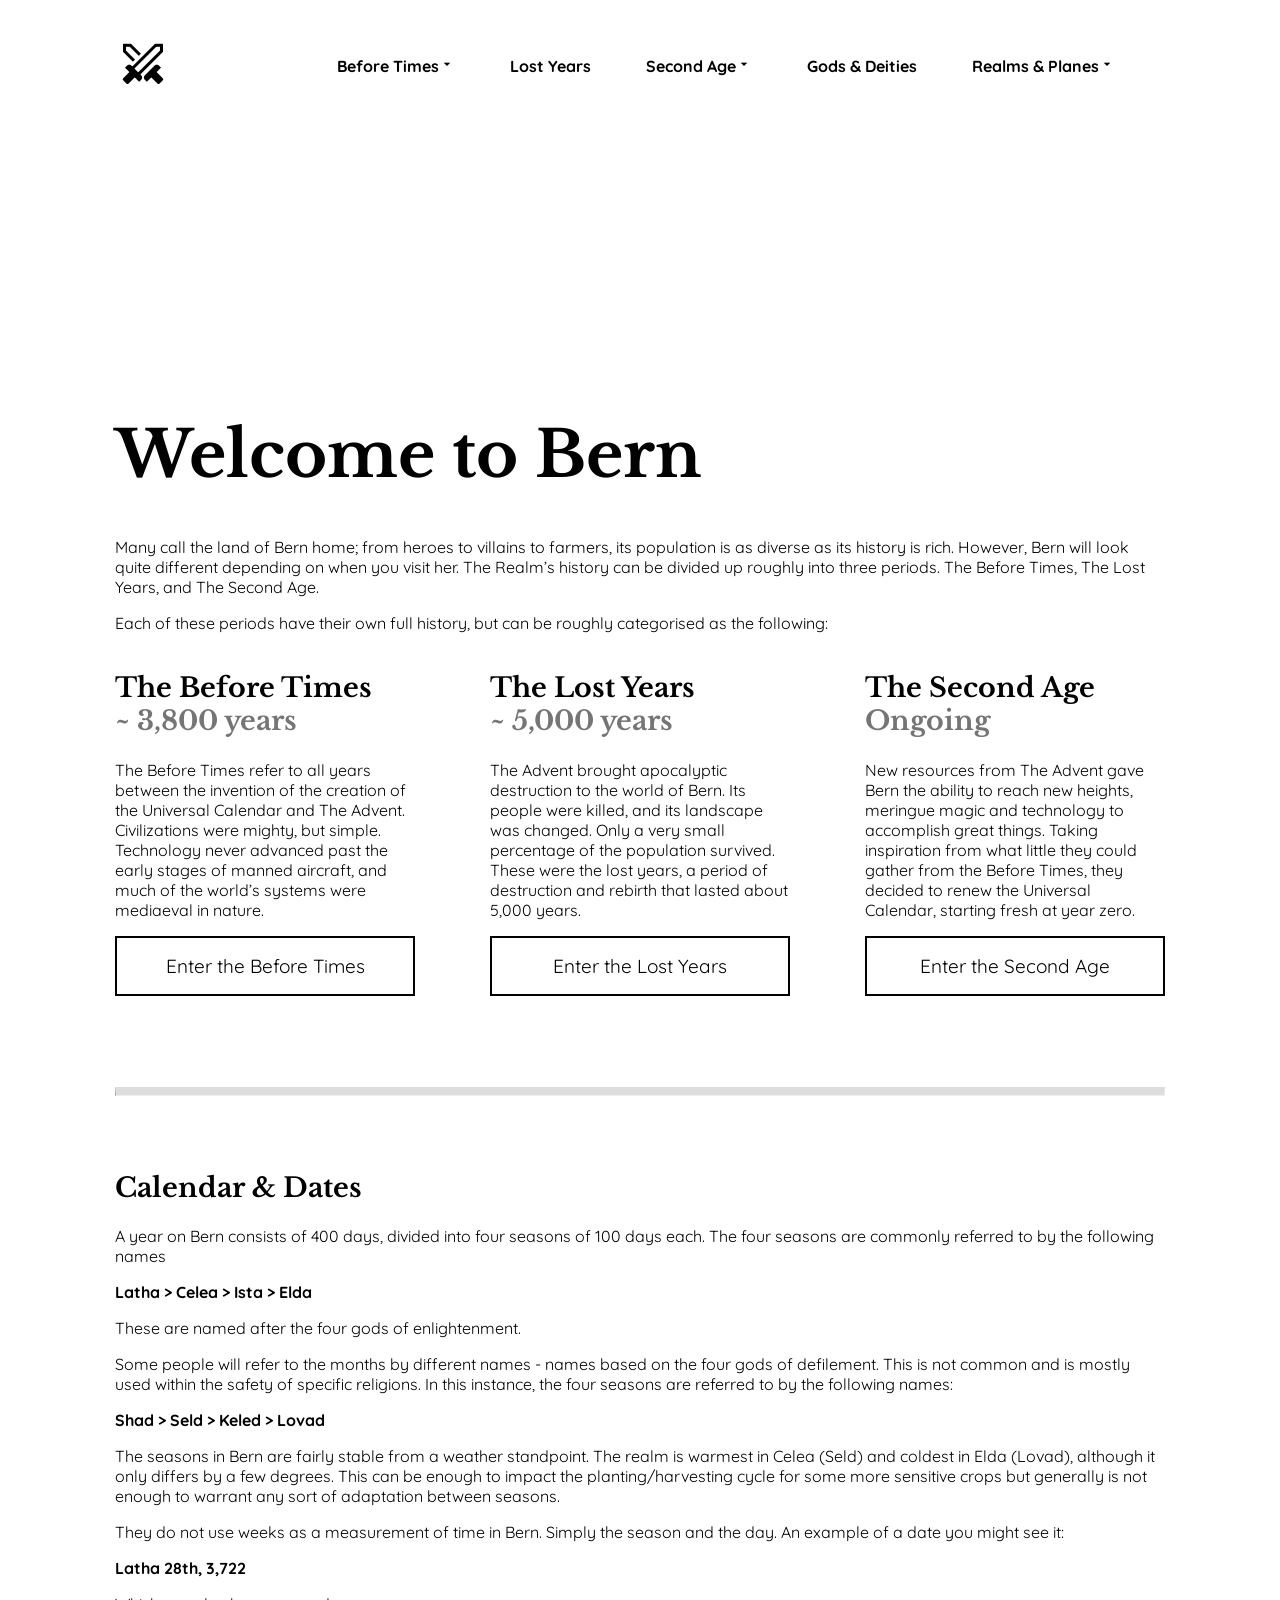
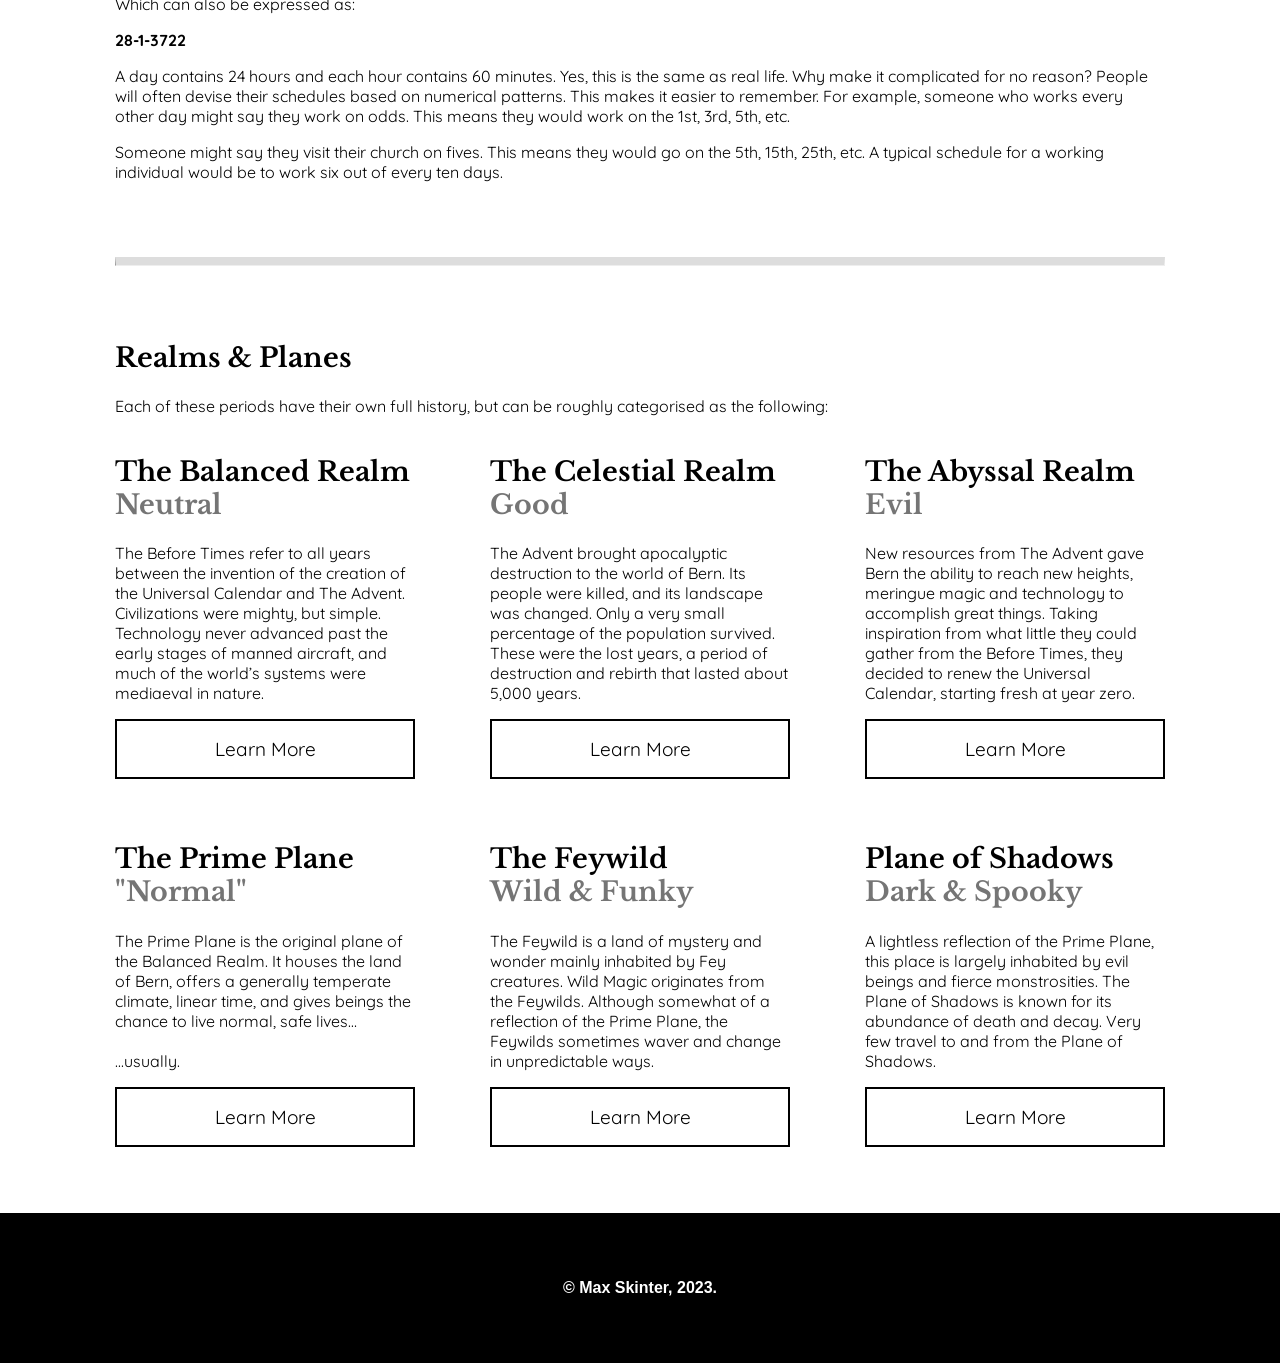
<file: index.html>
<!DOCTYPE html>
<html>
<head>
	<meta charset="utf-8">
	<meta name="viewport" content="width=device-width, initial-scale=1">
	<title>Bern</title>
	<link rel="stylesheet" type="text/css" href="main.css">
	<link rel="preconnect" href="https://fonts.googleapis.com">
	<link rel="preconnect" href="https://fonts.gstatic.com" crossorigin>
	<link href="https://fonts.googleapis.com/css2?family=Libre+Baskerville&family=Quicksand:wght@400;700&display=swap" rel="stylesheet">
	<link rel="stylesheet" href="https://fonts.googleapis.com/css2?family=Material+Symbols+Outlined:opsz,wght,FILL,GRAD@20..48,100..700,0..1,-50..200" />
	<style> .material-symbols-outlined {font-variation-settings:'FILL' 0,'wght' 400,'GRAD' 0,'opsz' 48}</style>
</head>
<header>
		<nav class="navbar">
			<div class="logo"><span class="material-symbols-outlined"><a href="index.html">swords</a></span></div>
			<ul class="nav-links">
				<div class="menu">

				<li class="dropdown-li">
					<a href="bt-main.html">Before Times<span class="material-symbols-outlined" style="font-size: 1em;">arrow_drop_down</span></a>
					<ul class="dropdown-ul">
						<li><a href="bt-kingdoms.html">Kingdoms</a></li>
						<li><a href="bt-people.html">People of Note</a></li>
						<li><a href="bt-orgs.html">Organizations</a></li>
						<li><a href="bt-history.html">History</a></li>
					</ul>
				</li>
				<li><a href="ly-main.html">Lost Years</a></li>
				<li class="dropdown-li">
					<a href="sa-main.html">Second Age<span class="material-symbols-outlined" style="font-size: 1em;">arrow_drop_down</span></a>
					<ul class="dropdown-ul">
						<li><a href="sa-kingdoms.html">Kingdoms</a></li>
						<li><a href="sa-people.html">People of Note</a></li>
						<li><a href="sa-orgs.html">Organizations</a></li>
						<li><a href="sa-history.html">History</a></li>
					</ul>
				</li>
				<li><a href="gods.html">Gods & Deities</a></li>				
				<li class="dropdown-li">
					<a href="realms.html">Realms & Planes<span class="material-symbols-outlined" style="font-size: 1em;">arrow_drop_down</span></a>
					<ul class="dropdown-ul">
						<li><a href="rp-balanced.html">Balanced Realm</a></li>
						<li><a href="rp-celestial.html">Celestial Realm</a></li>
						<li><a href="rp-abyssal.html">Abyssal Realm</a></li>
						<li><a href="rp-material.html">Material Plane</a></li>
						<li><a href="rp-feywild.html">Feywild</a></li>
						<li><a href="rp-shadow.html">Shadow Plane</a></li>
					</ul>
				</li>
				</div>
			</ul>
		</nav>
</header>


<body>
<main>
<h1 class="main-title">Welcome to Bern</h1>
<p>Many call the land of Bern home; from heroes to villains to farmers, its population is as diverse as its history is rich. However, Bern will look quite different depending on when you visit her. The Realm’s history can be divided up roughly into three periods. The Before Times, The Lost Years, and The Second Age.</p>

<p>Each of these periods have their own full history, but can be roughly categorised as the following:</p>

<div class="three-column-container ">
	<div>
		<h2>The Before Times<br><span style="color: #757575;">~ 3,800 years</h2>
		<p>The Before Times refer to all years between the invention of the creation of the Universal Calendar and The Advent. Civilizations were mighty, but simple. Technology never advanced past the early stages of manned aircraft, and much of the world’s systems were mediaeval in nature.</p>
		<a class="button-link" href="bt-main.html">Enter the Before Times</a>
	</div>

	<div>
		<h2>The Lost Years<br><span style="color: #757575;">~ 5,000 years</span></h2>
		<p>The Advent brought apocalyptic destruction to the world of Bern. Its people were killed, and its landscape was changed. Only a very small percentage of the population survived. These were the lost years, a period of destruction and rebirth that lasted about 5,000 years.</p>
		<a class="button-link" href="bt-main.html">Enter the Lost Years</a>
	</div>

	<div>
		<h2>The Second Age<br><span style="color: #757575;">Ongoing</h2>
		<p>New resources from The Advent gave Bern the ability to reach new heights, meringue magic and technology to accomplish great things. Taking inspiration from what little they could gather from the Before Times, they decided to renew the Universal Calendar, starting fresh at year zero.</p>
		<a class="button-link" href="bt-main.html">Enter the Second Age</a>
		</p>
	</div>
</div>

<hr>

<h2>Calendar & Dates</h2>
<p>A year on Bern consists of 400 days, divided into four seasons of 100 days each. The four seasons are commonly referred to by the following names<p>
<p class="bold">Latha > Celea > Ista > Elda</p>
<p>These are named after the four gods of enlightenment.</p>
<p>Some people will refer to the months by different names - names based on the four gods of defilement. This is not common and is mostly used within the safety of specific religions. In this instance, the four seasons are referred to by the following names:</p>
<p class="bold">Shad > Seld > Keled > Lovad</p>
<p>The seasons in Bern are fairly stable from a weather standpoint. The realm is warmest in Celea (Seld) and coldest in Elda (Lovad), although it only differs by a few degrees. This can be enough to impact the planting/harvesting cycle for some more sensitive crops but generally is not enough to warrant any sort of adaptation between seasons.</p>
<p>They do not use weeks as a measurement of time in Bern. Simply the season and the day. An example of a date you might see it:</p>
<p class="bold">Latha 28th, 3,722</p>
<p>Which can also be expressed as:</p>
<p class="bold">28-1-3722</p>
<p>A day contains 24 hours and each hour contains 60 minutes. Yes, this is the same as real life. Why make it complicated for no reason?
People will often devise their schedules based on numerical patterns. This makes it easier to remember. For example, someone who works every other day might say they work on odds. This means they would work on the 1st, 3rd, 5th, etc.</p>
<p>Someone might say they visit their church on fives. This means they would go on the 5th, 15th, 25th, etc. A typical schedule for a working individual would be to work six out of every ten days.</p>

<hr>

<h2>Realms & Planes</h2>


<p>Each of these periods have their own full history, but can be roughly categorised as the following:</p>

<div class="three-column-container ">
	<div>
		<h2>The Balanced Realm<br><span style="color: #757575;">Neutral</h2>
		<p>The Before Times refer to all years between the invention of the creation of the Universal Calendar and The Advent. Civilizations were mighty, but simple. Technology never advanced past the early stages of manned aircraft, and much of the world’s systems were mediaeval in nature.</p>
		<a class="button-link" href="bt-main.html">Learn More</a>
	</div>

	<div>
		<h2>The Celestial Realm<br><span style="color: #757575;">Good</span></h2>
		<p>The Advent brought apocalyptic destruction to the world of Bern. Its people were killed, and its landscape was changed. Only a very small percentage of the population survived. These were the lost years, a period of destruction and rebirth that lasted about 5,000 years.</p>
		<a class="button-link" href="bt-main.html">Learn More</a>
	</div>

	<div>
		<h2>The Abyssal Realm<br><span style="color: #757575;">Evil</h2>
		<p>New resources from The Advent gave Bern the ability to reach new heights, meringue magic and technology to accomplish great things. Taking inspiration from what little they could gather from the Before Times, they decided to renew the Universal Calendar, starting fresh at year zero.</p>
		<a class="button-link" href="bt-main.html">Learn More</a>
		</p>
	</div>
	<div>
		<h2>The Prime Plane<br><span style="color: #757575;">"Normal"</h2>
		<p>The Prime Plane is the original plane of the Balanced Realm. It houses the land of Bern, offers a generally temperate climate, linear time, and gives beings the chance to live normal, safe lives… <br><br>...usually.</p>
		<a class="button-link" href="bt-main.html">Learn More</a>
	</div>

	<div>
		<h2>The Feywild<br><span style="color: #757575;">Wild & Funky</span></h2>
		<p>The Feywild is a land of mystery and wonder mainly inhabited by Fey creatures. Wild Magic originates from the Feywilds. Although somewhat of a reflection of the Prime Plane, the Feywilds sometimes waver and change in unpredictable ways.</p>
		<a class="button-link" href="bt-main.html">Learn More</a>
	</div>

	<div>
		<h2>Plane of Shadows<br><span style="color: #757575;">Dark & Spooky</h2>
		<p>A lightless reflection of the Prime Plane, this place is largely inhabited by evil beings and fierce monstrosities. The Plane of Shadows is known for its abundance of death and decay. Very few travel to and from the Plane of Shadows.</p>
		<a class="button-link" href="bt-main.html">Learn More</a>
		</p>
	</div>
</div>

<script>
includeHTML();
</script>
<iframe class="footer-iframe" src="footer.html"></iframe>
</main>
</body>
</html>
</file>
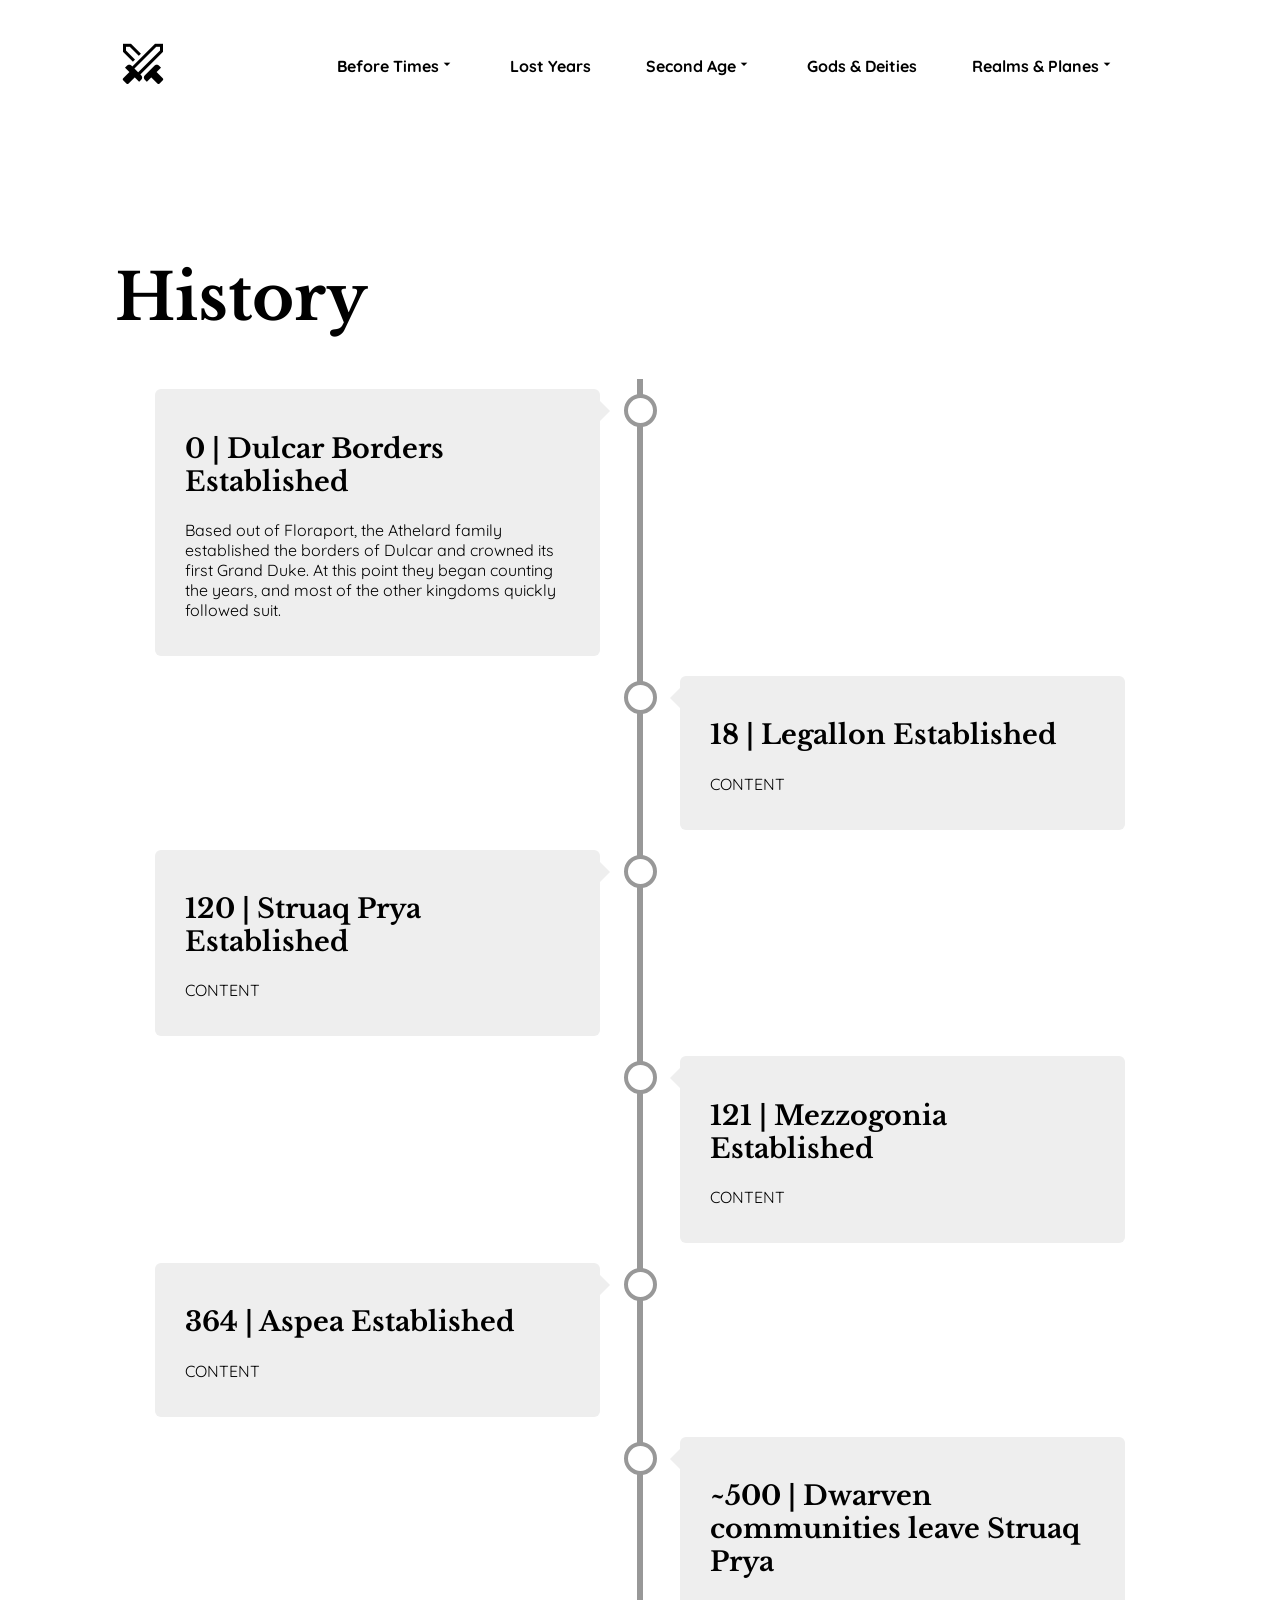
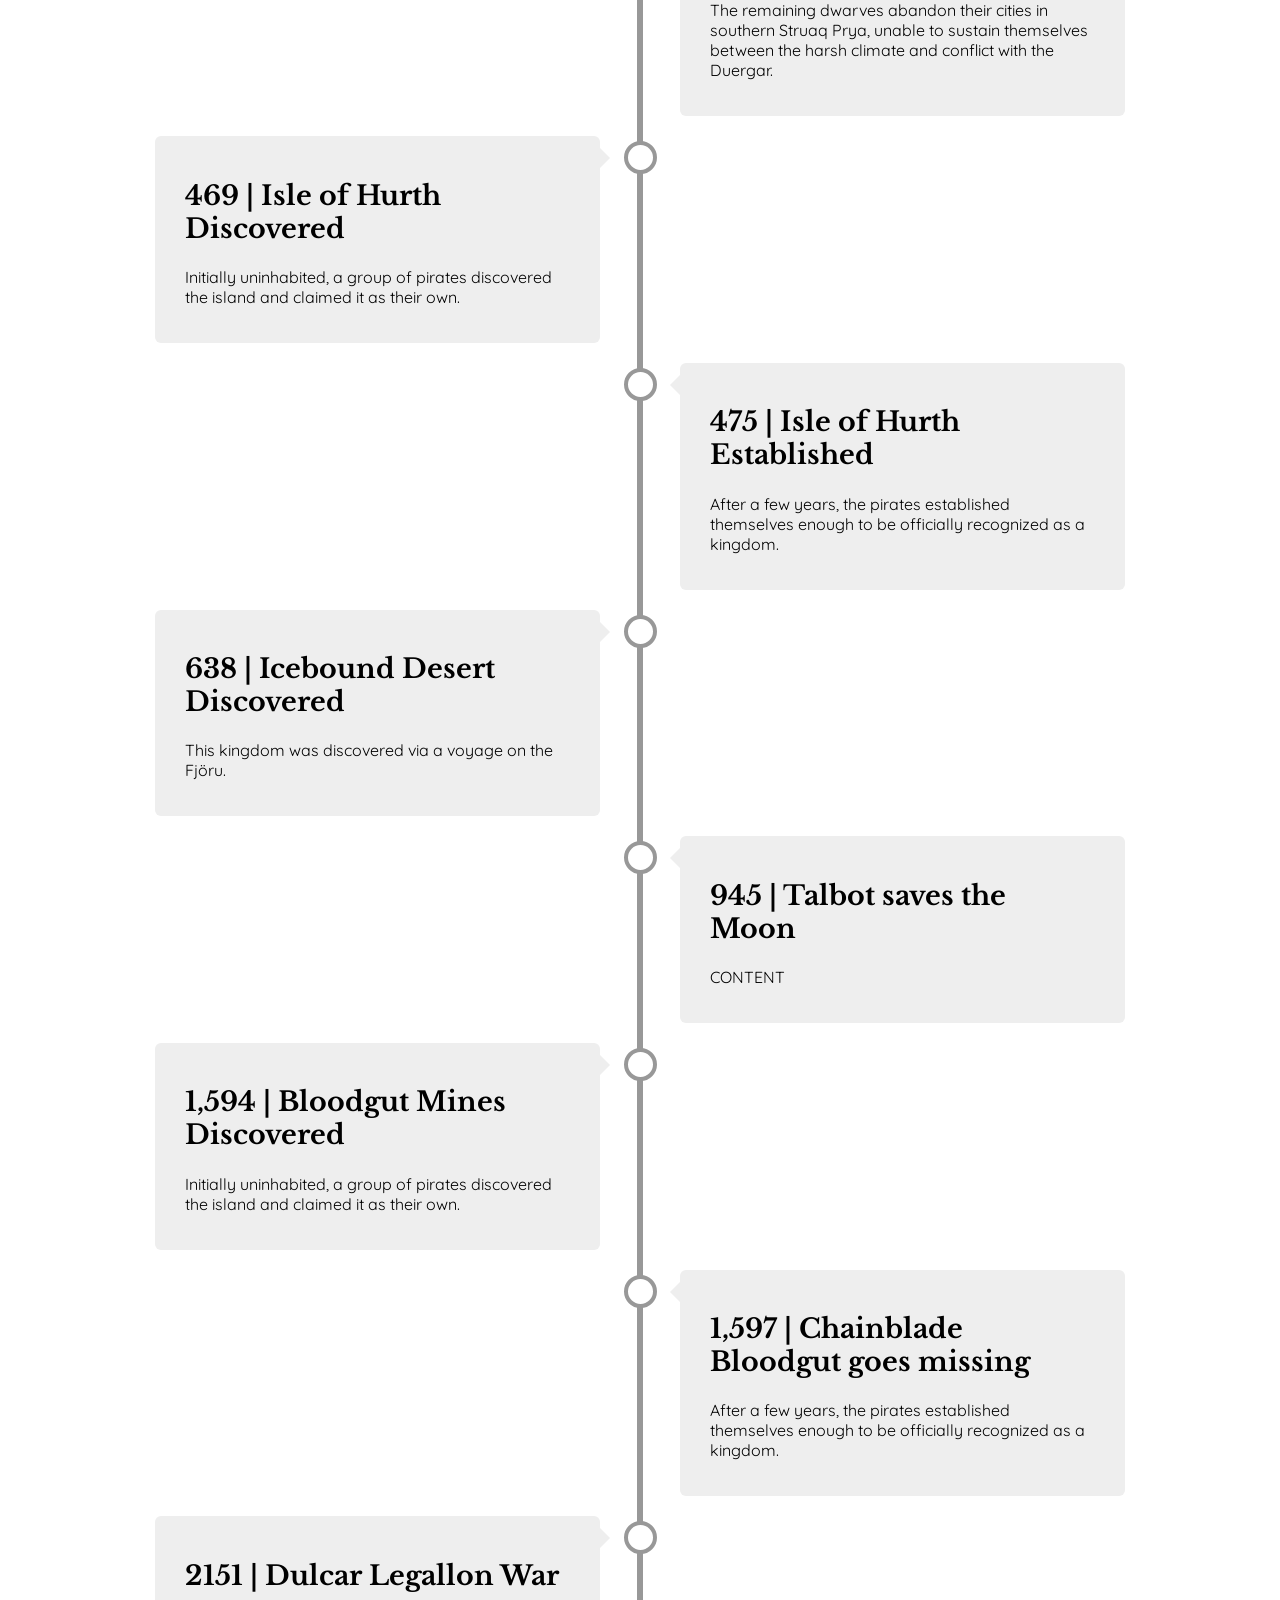
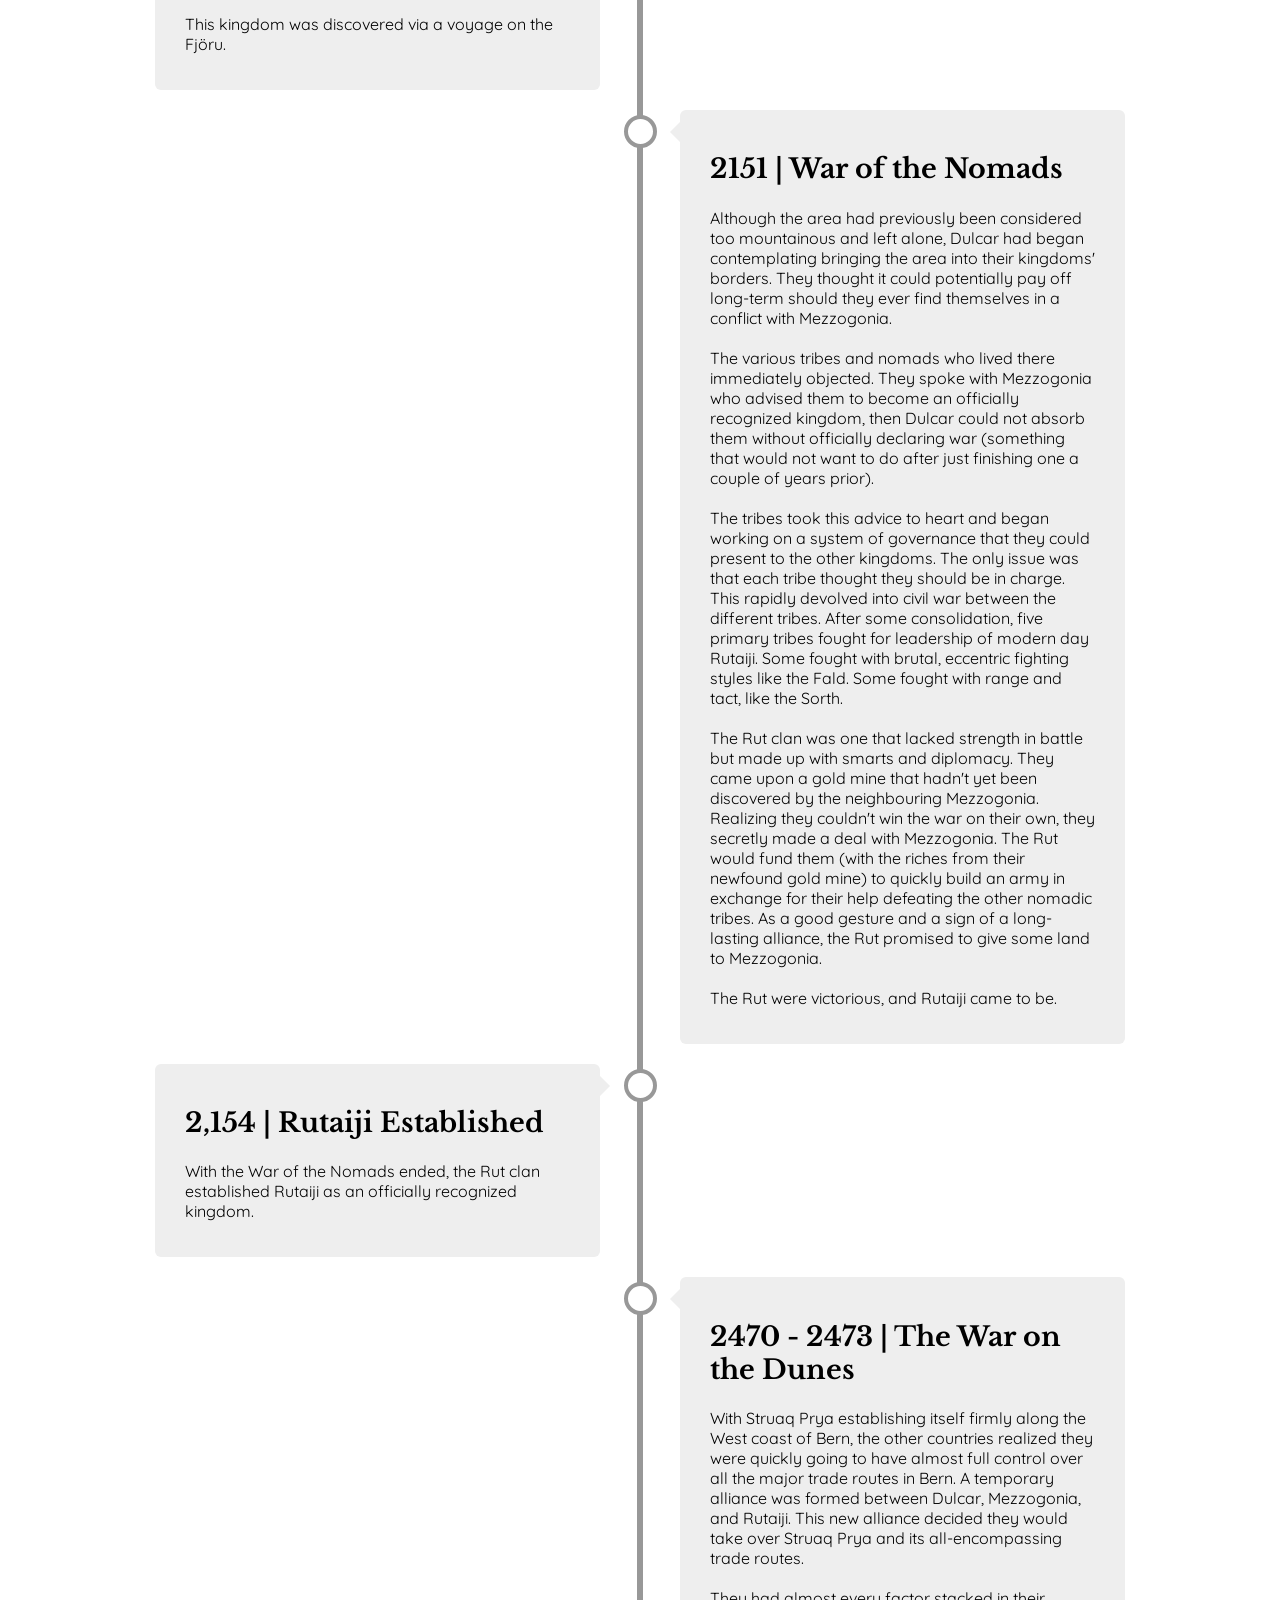
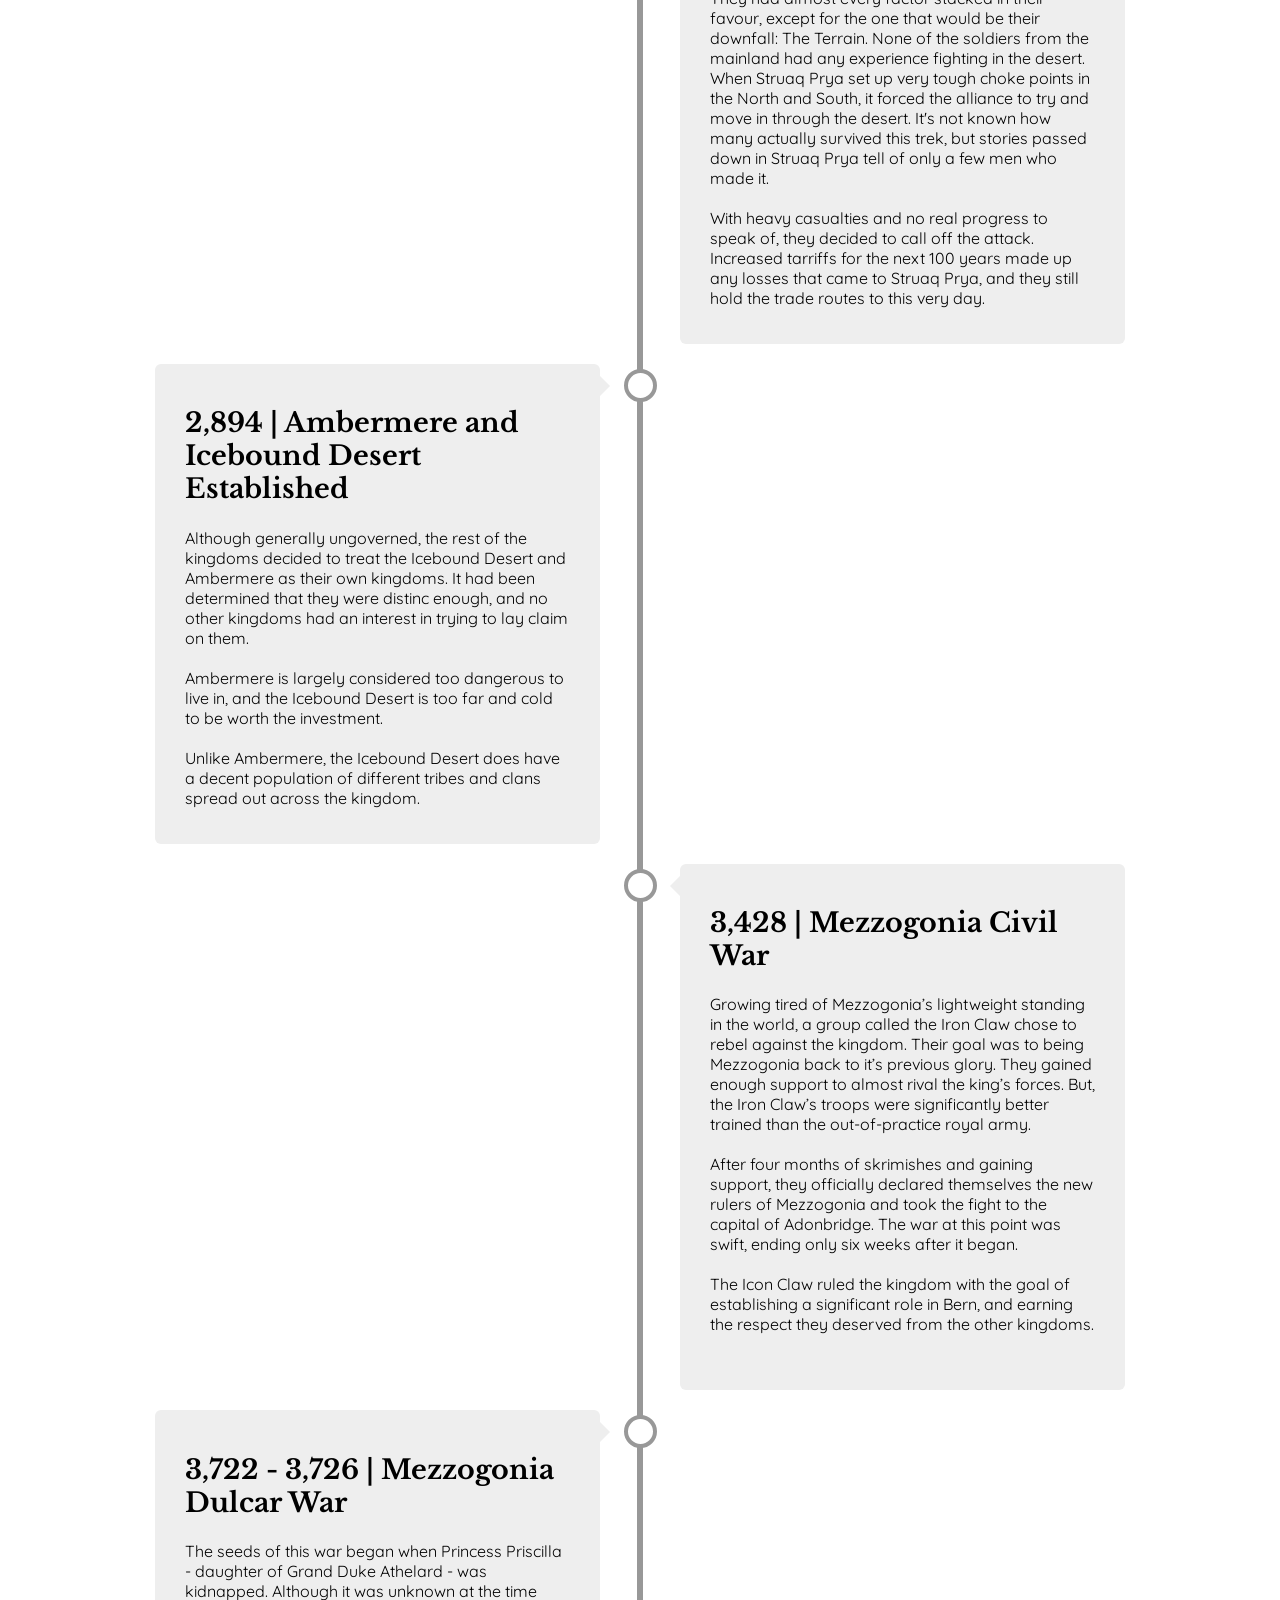
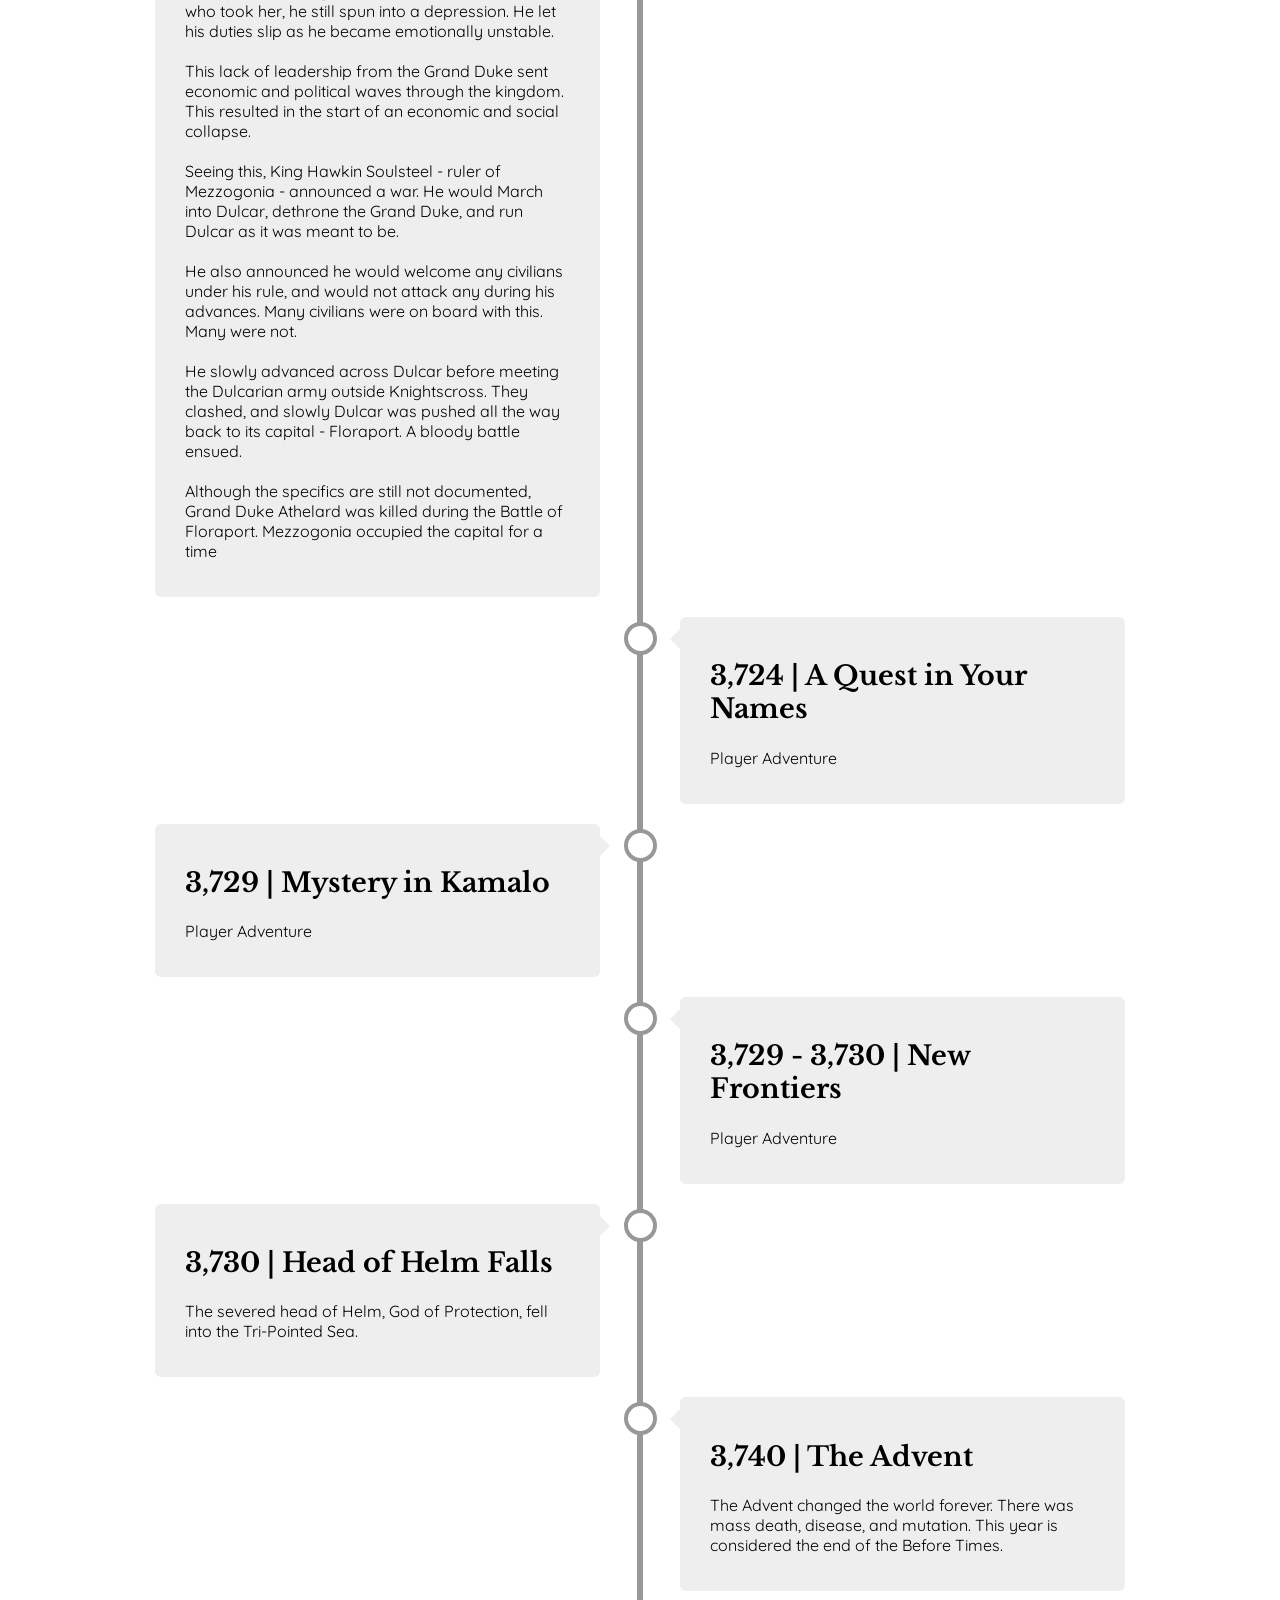
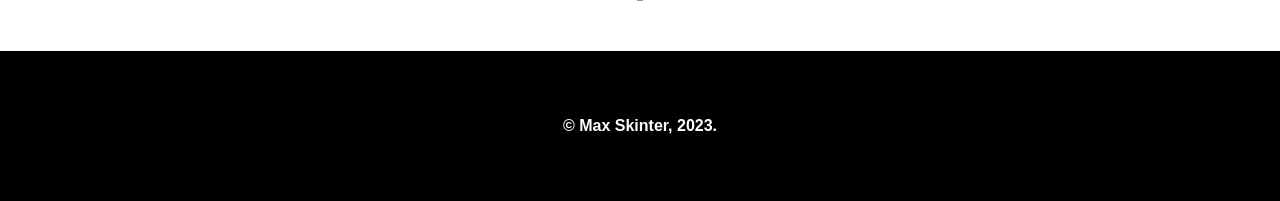
<file: bt-history.html>
<!DOCTYPE html>
<!DOCTYPE html>
<html>
<head>
	<meta charset="utf-8">
	<meta name="viewport" content="width=device-width, initial-scale=1">
	<title>Kingdoms - Before Times</title>
	<link rel="stylesheet" type="text/css" href="main.css">
	<link rel="preconnect" href="https://fonts.googleapis.com">
	<link rel="preconnect" href="https://fonts.gstatic.com" crossorigin>
	<link href="https://fonts.googleapis.com/css2?family=Libre+Baskerville&family=Quicksand:wght@400;700&display=swap" rel="stylesheet">
	<link rel="stylesheet" href="https://fonts.googleapis.com/css2?family=Material+Symbols+Outlined:opsz,wght,FILL,GRAD@20..48,100..700,0..1,-50..200" />
	<style> .material-symbols-outlined {font-variation-settings:'FILL' 0,'wght' 400,'GRAD' 0,'opsz' 48}
</style>
</head>

<header>
		<nav class="navbar">
			<div class="logo"><span class="material-symbols-outlined"><a href="index.html">swords</a></span></div>
			<ul class="nav-links">
				<div class="menu">

				<li class="dropdown-li">
					<a href="bt-main.html">Before Times<span class="material-symbols-outlined" style="font-size: 1em;">arrow_drop_down</span></a>
					<ul class="dropdown-ul">
						<li><a href="bt-kingdoms.html">Kingdoms</a></li>
						<li><a href="bt-people.html">People of Note</a></li>
						<li><a href="bt-orgs.html">Organizations</a></li>
						<li><a href="bt-history.html">History</a></li>
					</ul>
				</li>
				<li><a href="ly-main.html">Lost Years</a></li>
				<li class="dropdown-li">
					<a href="sa-main.html">Second Age<span class="material-symbols-outlined" style="font-size: 1em;">arrow_drop_down</span></a>
					<ul class="dropdown-ul">
						<li><a href="sa-kingdoms.html">Kingdoms</a></li>
						<li><a href="sa-people.html">People of Note</a></li>
						<li><a href="sa-orgs.html">Organizations</a></li>
						<li><a href="sa-history.html">History</a></li>
					</ul>
				</li>
				<li><a href="gods.html">Gods & Deities</a></li>				
				<li class="dropdown-li">
					<a href="realms.html">Realms & Planes<span class="material-symbols-outlined" style="font-size: 1em;">arrow_drop_down</span></a>
					<ul class="dropdown-ul">
						<li><a href="rp-balanced.html">Balanced Realm</a></li>
						<li><a href="rp-celestial.html">Celestial Realm</a></li>
						<li><a href="rp-abyssal.html">Abyssal Realm</a></li>
						<li><a href="rp-material.html">Material Plane</a></li>
						<li><a href="rp-feywild.html">Feywild</a></li>
						<li><a href="rp-shadow.html">Shadow Plane</a></li>
					</ul>
				</li>
				</div>
			</ul>
		</nav>
</header>

<body>
<h1 class="secondary-title">History</h1>

<div class="timeline">

	<div class="container left">
		<div class="content">
			<h2>0 | Dulcar Borders Established</h2>
			<p>Based out of Floraport, the Athelard family established the borders of Dulcar and crowned its first Grand Duke. At this point they began counting the years, and most of the other kingdoms quickly followed suit.</p>
		</div>
	</div>

	<div class="container right">
		<div class="content">
			<h2>18 | Legallon Established</h2>
			<p>CONTENT</p>
		</div>
	</div>

	<div class="container left">
		<div class="content">
			<h2>120 | Struaq Prya Established</h2>
			<p>CONTENT</p>
		</div>
	</div>

	<div class="container right">
		<div class="content">
			<h2>121 | Mezzogonia Established</h2>
			<p>CONTENT</p>
		</div>
	</div>

	<div class="container left">
		<div class="content">
			<h2>364 | Aspea Established</h2>
			<p>CONTENT</p>
		</div>
	</div>

	<div class="container right">
		<div class="content">
			<h2>~500 | Dwarven communities leave Struaq Prya</h2>
			<p>The remaining dwarves abandon their cities in southern Struaq Prya, unable to sustain themselves between the harsh climate and conflict with the Duergar.</p>
		</div>
	</div>

	<div class="container left">
		<div class="content">
			<h2>469 | Isle of Hurth Discovered</h2>
			<p>Initially uninhabited, a group of pirates discovered the island and claimed it as their own.</p>
		</div>
	</div>

	<div class="container right">
		<div class="content">
			<h2>475 | Isle of Hurth Established</h2>
			<p>After a few years, the pirates established themselves enough to be officially recognized as a kingdom.</p>
		</div>
	</div>

	<div class="container left">
		<div class="content">
			<h2>638 | Icebound Desert Discovered</h2>
			<p>This kingdom was discovered via a voyage on the Fjöru.</p>
		</div>
	</div>

	<div class="container right">
		<div class="content">
			<h2>945 | Talbot saves the Moon</h2>
			<p>CONTENT</p>
		</div>
	</div>

	<div class="container left">
		<div class="content">
			<h2>1,594 | Bloodgut Mines Discovered</h2>
			<p>Initially uninhabited, a group of pirates discovered the island and claimed it as their own.</p>
		</div>
	</div>

	<div class="container right">
		<div class="content">
			<h2>1,597 | Chainblade Bloodgut goes missing</h2>
			<p>After a few years, the pirates established themselves enough to be officially recognized as a kingdom.</p>
		</div>
	</div>

	<div class="container left">
		<div class="content">
			<h2>2151 | Dulcar Legallon War</h2>
			<p>This kingdom was discovered via a voyage on the Fjöru.</p>
		</div>
	</div>

	<div class="container right">
		<div class="content">
			<h2>2151 | War of the Nomads</h2>
			<p>Although the area had previously been considered too mountainous and left alone, Dulcar had began contemplating bringing the area into their kingdoms' borders. They thought it could potentially pay off long-term should they ever find themselves in a conflict with Mezzogonia.<br><br>The various tribes and nomads who lived there immediately objected. They spoke with Mezzogonia who advised them to become an officially recognized kingdom, then Dulcar could not absorb them without officially declaring war (something that would not want to do after just finishing one a couple of years prior).<br><br>The tribes took this advice to heart and began working on a system of governance that they could present to the other kingdoms. The only issue was that each tribe thought they should be in charge. This rapidly devolved into civil war between the different tribes.
			After some consolidation, five primary tribes fought for leadership of modern day Rutaiji. Some fought with brutal, eccentric fighting styles like the Fald. Some fought with range and tact, like the Sorth.<br><br>The Rut clan was one that lacked strength in battle but made up with smarts and diplomacy. They came upon a gold mine that hadn't yet been discovered by the neighbouring Mezzogonia. Realizing they couldn't win the war on their own, they secretly made a deal with Mezzogonia. The Rut would fund them (with the riches from their newfound gold mine) to quickly build an army in exchange for their help defeating the other nomadic tribes. As a good gesture and a sign of a long-lasting alliance, the Rut promised to give some land to Mezzogonia.<br><br>The Rut were victorious, and Rutaiji came to be.</p>
		</div>
	</div>

	<div class="container left">
		<div class="content">
			<h2>2,154 | Rutaiji Established</h2>
			<p>With the War of the Nomads ended, the Rut clan established Rutaiji as an officially recognized kingdom.</p>
		</div>
	</div>

	<div class="container right">
		<div class="content">
			<h2>2470 - 2473 | The War on the Dunes</h2>
			<p>With Struaq Prya establishing itself firmly along the West coast of Bern, the other countries realized they were quickly going to have almost full control over all the major trade routes in Bern. A temporary alliance was formed between Dulcar, Mezzogonia, and Rutaiji. This new alliance decided they would take over Struaq Prya and its all-encompassing trade routes.<br><br>They had almost every factor stacked in their favour, except for the one that would be their downfall: The Terrain. None of the soldiers from the mainland had any experience fighting in the desert. When Struaq Prya set up very tough choke points in the North and South, it forced the alliance to try and move in through the desert. It's not known how many actually survived this trek, but stories passed down in Struaq Prya tell of only a few men who made it. <br><br>With heavy casualties and no real progress to speak of, they decided to call off the attack. Increased tarriffs for the next 100 years made up any losses that came to Struaq Prya, and they still hold the trade routes to this very day.</p>
		</div>
	</div>

	<div class="container left">
		<div class="content">
			<h2>2,894 | Ambermere and Icebound Desert Established</h2>
			<p>Although generally ungoverned, the rest of the kingdoms decided to treat the Icebound Desert and Ambermere as their own kingdoms. It had been determined that they were distinc enough, and no other kingdoms had an interest in trying to lay claim on them.<br><br>Ambermere is largely considered too dangerous to live in, and the Icebound Desert is too far and cold to be worth the investment.<br><br>Unlike Ambermere, the Icebound Desert does have a decent population of different tribes and clans spread out across the kingdom.</p>
		</div>
	</div>

	<div class="container right">
		<div class="content">
			<h2>3,428 | Mezzogonia Civil War</h2>
			<p>Growing tired of Mezzogonia’s lightweight standing in the world, a group called the Iron Claw chose to rebel against the kingdom. Their goal was to being Mezzogonia back to it’s previous glory. They gained enough support to almost rival the king’s forces. But, the Iron Claw’s troops were significantly better trained than the out-of-practice royal army.<br><br>After four months of skrimishes and gaining support, they officially declared themselves the new rulers of Mezzogonia and took the fight to the capital of Adonbridge. The war at this point was swift, ending only six weeks after it began.<br><br>The Icon Claw ruled the kingdom with the goal of establishing a significant role in Bern, and earning the respect they deserved from the other kingdoms.<br><br></p>
		</div>
	</div>

	<div class="container left">
		<div class="content">
			<h2>3,722 - 3,726 | Mezzogonia Dulcar War</h2>
			<p>The seeds of this war began when Princess Priscilla - daughter of Grand Duke Athelard - was kidnapped. Although it was unknown at the time who took her, he still spun into a depression. He let his duties slip as he became emotionally unstable.<br><br>This lack of leadership from the Grand Duke sent economic and political waves through the kingdom. This resulted in the start of an economic and social collapse.<br><br>Seeing this, King Hawkin Soulsteel - ruler of Mezzogonia - announced a war. He would March into Dulcar, dethrone the Grand Duke, and run Dulcar as it was meant to be.<br><br>He also announced he would welcome any civilians under his rule, and would not attack any during his advances. Many civilians were on board with this. Many were not.<br><br>He slowly advanced across Dulcar before meeting the Dulcarian army outside Knightscross. They clashed, and slowly Dulcar was pushed all the way back to its capital - Floraport. A bloody battle ensued.<br><br>Although the specifics are still not documented, Grand Duke Athelard was killed during the Battle of Floraport. Mezzogonia occupied the capital for a time</p>
		</div>
	</div>

	<div class="container right">
		<div class="content">
			<h2>3,724 | A Quest in Your Names</h2>
			<p>Player Adventure</p>
		</div>
	</div>

	<div class="container left">
		<div class="content">
		<h2>3,729 | Mystery in Kamalo</h2>
		<p>Player Adventure</p>
		</div>
	</div>

	<div class="container right">
		<div class="content">
		<h2>3,729 - 3,730 | New Frontiers</h2>
		<p>Player Adventure</p>
		</div>
	</div>

	<div class="container left">
		<div class="content">
		<h2>3,730 | Head of Helm Falls</h2>
		<p>The severed head of Helm, God of Protection, fell into the Tri-Pointed Sea.</p>
		</div>
	</div>

	<div class="container right">
		<div class="content">
		<h2>3,740 | The Advent</h2>
		<p>The Advent changed the world forever. There was mass death, disease, and mutation. This year is considered the end of the Before Times.</p>
		</div>
	</div>


</div>

<iframe class="footer-iframe" src="footer.html"></iframe>
</body>
</html>
</file>
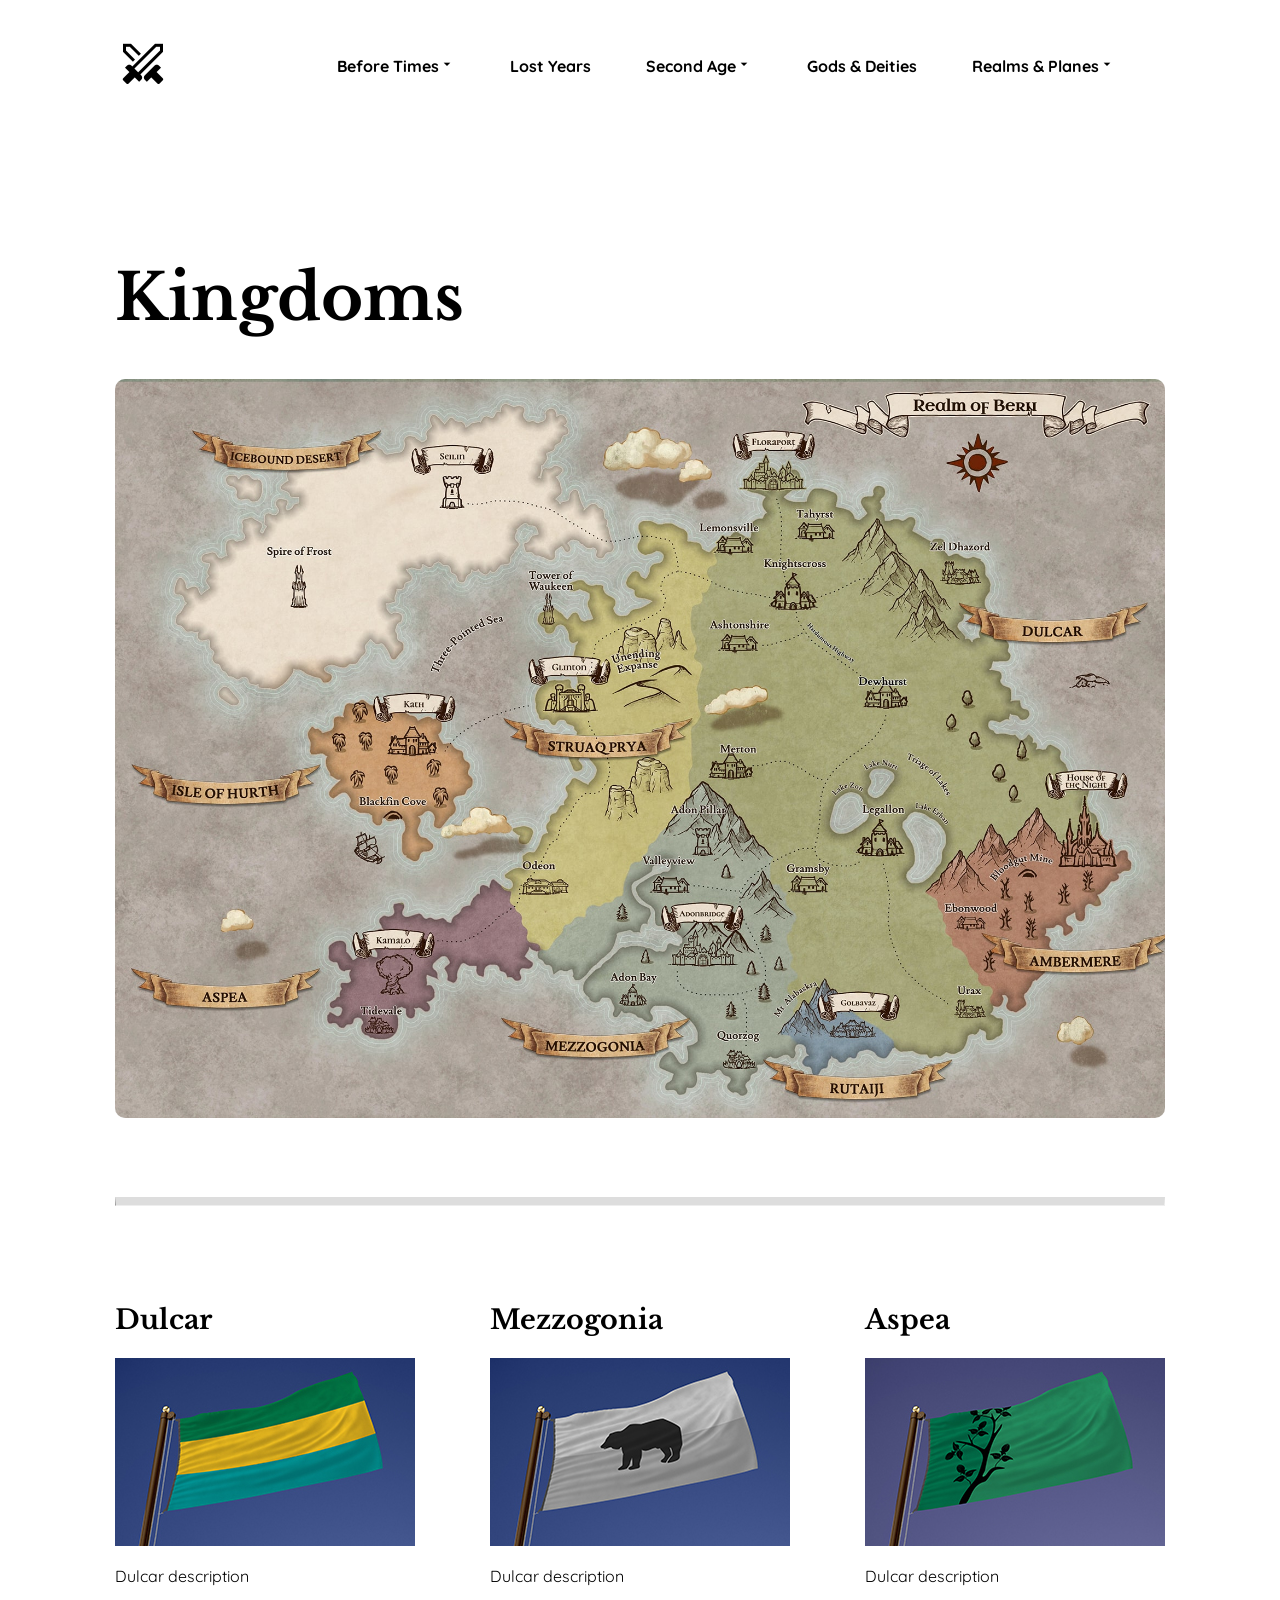
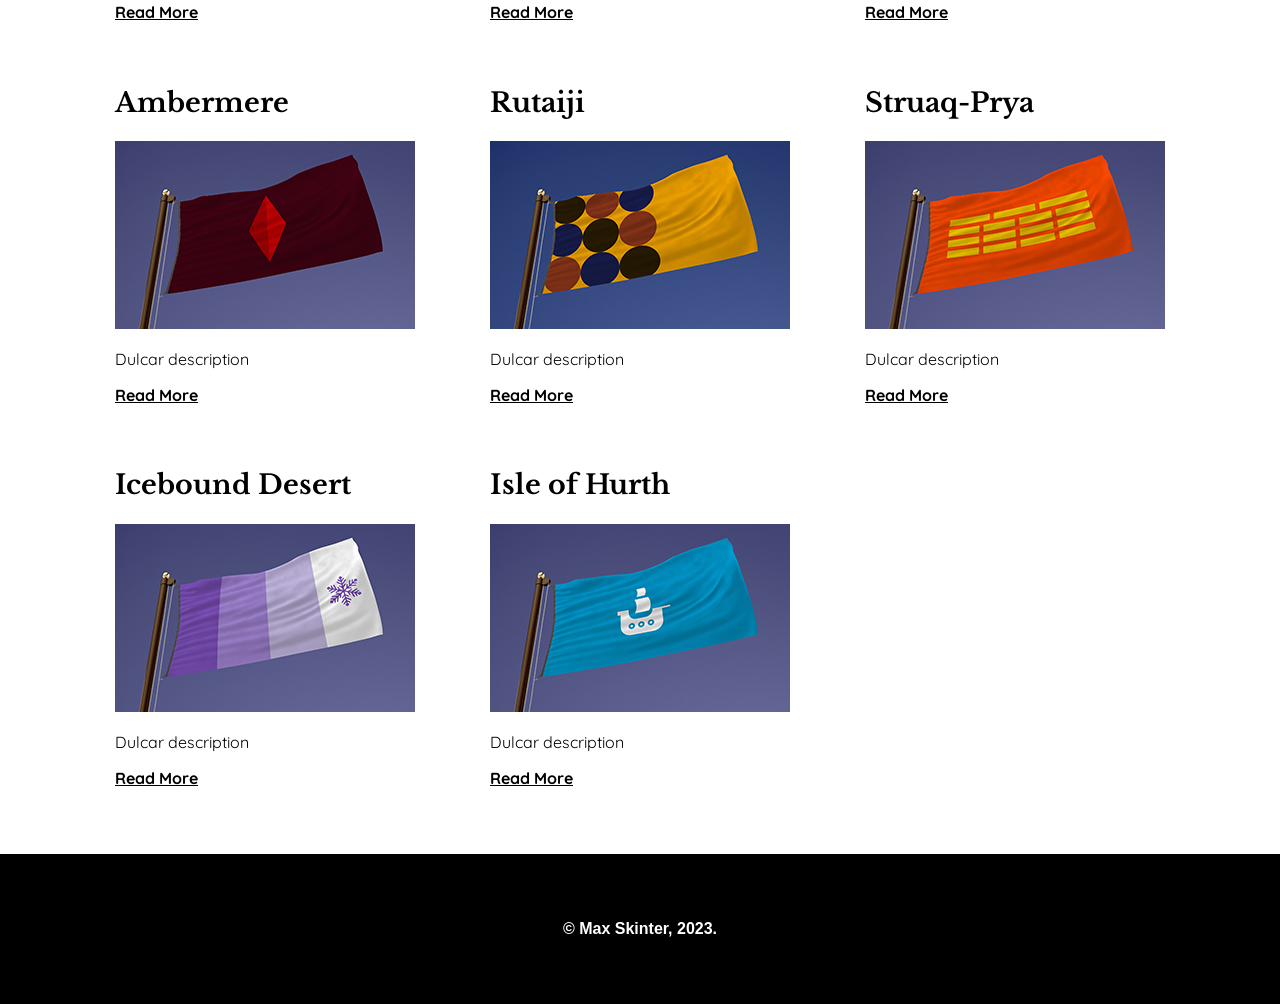
<file: bt-kingdoms.html>
<!DOCTYPE html>
<!DOCTYPE html>
<html>
<head>
	<meta charset="utf-8">
	<meta name="viewport" content="width=device-width, initial-scale=1">
	<title>Kingdoms - Before Times</title>
	<link rel="stylesheet" type="text/css" href="main.css">
	<link rel="preconnect" href="https://fonts.googleapis.com">
	<link rel="preconnect" href="https://fonts.gstatic.com" crossorigin>
	<link href="https://fonts.googleapis.com/css2?family=Libre+Baskerville&family=Quicksand:wght@400;700&display=swap" rel="stylesheet">
	<link rel="stylesheet" href="https://fonts.googleapis.com/css2?family=Material+Symbols+Outlined:opsz,wght,FILL,GRAD@20..48,100..700,0..1,-50..200" />
	<style> .material-symbols-outlined {font-variation-settings:'FILL' 0,'wght' 400,'GRAD' 0,'opsz' 48}
</style>
</head>

<header>
		<nav class="navbar">
			<div class="logo"><span class="material-symbols-outlined"><a href="index.html">swords</a></span></div>
			<ul class="nav-links">
				<div class="menu">

				<li class="dropdown-li">
					<a href="bt-main.html">Before Times<span class="material-symbols-outlined" style="font-size: 1em;">arrow_drop_down</span></a>
					<ul class="dropdown-ul">
						<li><a href="bt-kingdoms.html">Kingdoms</a></li>
						<li><a href="bt-people.html">People of Note</a></li>
						<li><a href="bt-orgs.html">Organizations</a></li>
						<li><a href="bt-history.html">History</a></li>
					</ul>
				</li>
				<li><a href="ly-main.html">Lost Years</a></li>
				<li class="dropdown-li">
					<a href="sa-main.html">Second Age<span class="material-symbols-outlined" style="font-size: 1em;">arrow_drop_down</span></a>
					<ul class="dropdown-ul">
						<li><a href="sa-kingdoms.html">Kingdoms</a></li>
						<li><a href="sa-people.html">People of Note</a></li>
						<li><a href="sa-orgs.html">Organizations</a></li>
						<li><a href="sa-history.html">History</a></li>
					</ul>
				</li>
				<li><a href="gods.html">Gods & Deities</a></li>				
				<li class="dropdown-li">
					<a href="realms.html">Realms & Planes<span class="material-symbols-outlined" style="font-size: 1em;">arrow_drop_down</span></a>
					<ul class="dropdown-ul">
						<li><a href="rp-balanced.html">Balanced Realm</a></li>
						<li><a href="rp-celestial.html">Celestial Realm</a></li>
						<li><a href="rp-abyssal.html">Abyssal Realm</a></li>
						<li><a href="rp-material.html">Material Plane</a></li>
						<li><a href="rp-feywild.html">Feywild</a></li>
						<li><a href="rp-shadow.html">Shadow Plane</a></li>
					</ul>
				</li>
				</div>
			</ul>
		</nav>
</header>

<body>
<h1 class="secondary-title">Kingdoms</h1>


<img id="myImg" src="images/bern-map-2.jpg" alt="Map of Bern">


<div id="myModal" class="modal">
	<span class="close">&times;</span>
	<img class="modal-content" id="img01">
	<div id="caption"></div>
</div>

	<script>// Get the modal
var modal = document.getElementById("myModal");

// Get the image and insert it inside the modal - use its "alt" text as a caption
var img = document.getElementById("myImg");
var modalImg = document.getElementById("img01");
var captionText = document.getElementById("caption");
img.onclick = function(){
  modal.style.display = "block";
  modalImg.src = this.src;
  captionText.innerHTML = this.alt;
}

// Get the <span> element that closes the modal
var span = document.getElementsByClassName("close")[0];

// When the user clicks on <span> (x), close the modal
span.onclick = function() {
  modal.style.display = "none";
}</script>


<hr>

<div class="three-column-container ">

	<div><a class="bucket-link" href="dulcar.html">
		<h2>Dulcar</h2>
			<img src="images/flag-dulcar.jpg">
		<p>Dulcar description</p>
		<p><a class="text-link" href="dulcar.html">Read More</a></p>
		</a>
	</div>
	
	<div><a class="bucket-link" href="mezzogonia.html">
		<h2>Mezzogonia</h2>
			<img src="images/flag-mezzogonia.jpg">
		<p>Dulcar description</p>
		<p><a class="text-link" href="mezzogonia.html">Read More</a></p>
		</a>
	</div>
	<div><a class="bucket-link" href="aspea.html">
		<h2>Aspea</h2>
			<img src="images/flag-aspea.jpg">
		<p>Dulcar description</p>
		<p><a class="text-link" href="aspea.html">Read More</a></p>
		</a>
	</div>

	<div><a class="bucket-link" href="ambermere.html">
		<h2>Ambermere</h2>
			<img src="images/flag-ambermere.jpg">
		<p>Dulcar description</p>
		<p><a class="text-link" href="ambermere.html">Read More</a></p>
		</a>

	</div>
	<div><a class="bucket-link" href="rutaiji.html">
		<h2>Rutaiji</h2>
			<img src="images/flag-rutaiji.jpg">
		<p>Dulcar description</p>
		<p><a class="text-link" href="rutaiji.html">Read More</a></p>
		</a>
	</div>
	<div><a class="bucket-link" href="struaq-prya.html">
		<h2>Struaq-Prya</h2>
			<img src="images/flag-struaq-prya.jpg">
		<p>Dulcar description</p>
		<p><a class="text-link" href="struaq-prya.html">Read More</a></p>
		</a>
	</div>
	<div><a class="bucket-link" href="icebound-desert.html">
		<h2>Icebound Desert</h2>
			<img src="images/flag-icebound-desert.jpg">
		<p>Dulcar description</p>
		<p><a class="text-link" href="icebound-desert.html">Read More</a></p>
		</a>
	</div>
	<div><a class="bucket-link" href="isle-of-hurth.html">
		<h2>Isle of Hurth</h2>
			<img src="images/flag-isle-of-hurth.jpg">
		<p>Dulcar description</p>
		<p><a class="text-link" href="isle-of-hurth.html">Read More</a></p>
		</a>
	</div>

</div>












<iframe class="footer-iframe" src="footer.html"></iframe>
</body>
</html>
</file>
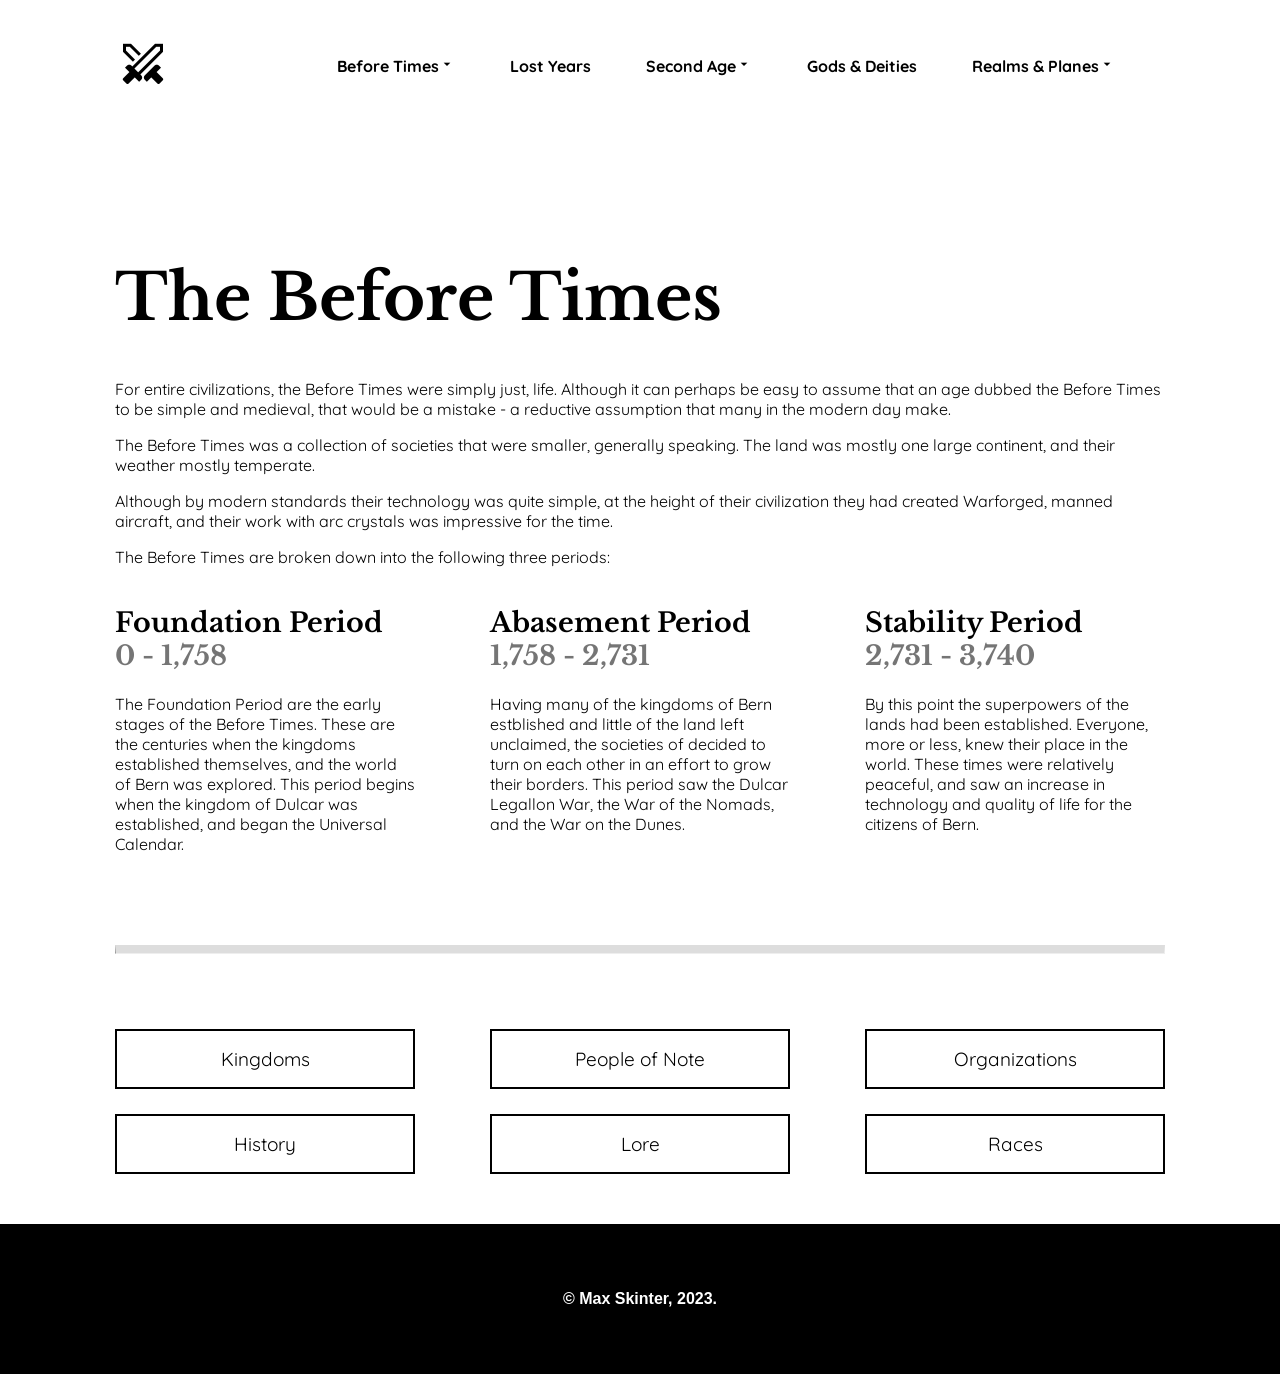
<file: bt-main.html>
<!DOCTYPE html>
<!DOCTYPE html>
<html>
<head>
	<meta charset="utf-8">
	<meta name="viewport" content="width=device-width, initial-scale=1">
	<title>Before Times</title>
	<link rel="stylesheet" type="text/css" href="main.css">
	<link rel="preconnect" href="https://fonts.googleapis.com">
	<link rel="preconnect" href="https://fonts.gstatic.com" crossorigin>
	<link href="https://fonts.googleapis.com/css2?family=Libre+Baskerville&family=Quicksand:wght@400;700&display=swap" rel="stylesheet">
	<link rel="stylesheet" href="https://fonts.googleapis.com/css2?family=Material+Symbols+Outlined:opsz,wght,FILL,GRAD@20..48,100..700,0..1,-50..200" />
	<style> .material-symbols-outlined {font-variation-settings:'FILL' 0,'wght' 400,'GRAD' 0,'opsz' 48}
</style>
</head>

<header>
		<nav class="navbar">
			<div class="logo"><span class="material-symbols-outlined"><a href="index.html">swords</a></span></div>
			<ul class="nav-links">
				<div class="menu">

				<li class="dropdown-li">
					<a href="bt-main.html">Before Times<span class="material-symbols-outlined" style="font-size: 1em;">arrow_drop_down</span></a>
					<ul class="dropdown-ul">
						<li><a href="bt-kingdoms.html">Kingdoms</a></li>
						<li><a href="bt-people.html">People of Note</a></li>
						<li><a href="bt-orgs.html">Organizations</a></li>
						<li><a href="bt-history.html">History</a></li>
					</ul>
				</li>
				<li><a href="ly-main.html">Lost Years</a></li>
				<li class="dropdown-li">
					<a href="sa-main.html">Second Age<span class="material-symbols-outlined" style="font-size: 1em;">arrow_drop_down</span></a>
					<ul class="dropdown-ul">
						<li><a href="sa-kingdoms.html">Kingdoms</a></li>
						<li><a href="sa-people.html">People of Note</a></li>
						<li><a href="sa-orgs.html">Organizations</a></li>
						<li><a href="sa-history.html">History</a></li>
					</ul>
				</li>
				<li><a href="gods.html">Gods & Deities</a></li>				
				<li class="dropdown-li">
					<a href="realms.html">Realms & Planes<span class="material-symbols-outlined" style="font-size: 1em;">arrow_drop_down</span></a>
					<ul class="dropdown-ul">
						<li><a href="rp-balanced.html">Balanced Realm</a></li>
						<li><a href="rp-celestial.html">Celestial Realm</a></li>
						<li><a href="rp-abyssal.html">Abyssal Realm</a></li>
						<li><a href="rp-material.html">Material Plane</a></li>
						<li><a href="rp-feywild.html">Feywild</a></li>
						<li><a href="rp-shadow.html">Shadow Plane</a></li>
					</ul>
				</li>
				</div>
			</ul>
		</nav>
</header>

<body>
<h1 class="secondary-title">The Before Times</h1>
<p>For entire civilizations, the Before Times were simply just, life. Although it can perhaps be easy to assume that an age dubbed the Before Times to be simple and medieval, that would be a mistake - a reductive assumption that many in the modern day make.</p>
<p>The Before Times was a collection of societies that were smaller, generally speaking. The land was mostly one large continent, and their weather mostly temperate.</p>
<p>Although by modern standards their technology was quite simple, at the height of their civilization they had created Warforged, manned aircraft, and their work with arc crystals was impressive for the time.</p>
<p>The Before Times are broken down into the following three periods:</p>

<div class="three-column-container ">
	<div>
		<h2>Foundation Period<br><span style="color: #757575;">0 - 1,758</h2>
		<p>The Foundation Period are the early stages of the Before Times. These are the centuries when the kingdoms established themselves, and the world of Bern was explored. This period begins when the kingdom of Dulcar was established, and began the Universal Calendar.</p>
	</div>

	<div>
		<h2>Abasement Period<br><span style="color: #757575;">1,758 - 2,731</span></h2>
		<p>Having many of the kingdoms of Bern estblished and little of the land left unclaimed, the societies of decided to turn on each other in an effort to grow their borders. This period saw the Dulcar Legallon War, the War of the Nomads, and the War on the Dunes.</p>
	</div>

	<div>
		<h2>Stability Period<br><span style="color: #757575;">2,731 - 3,740</h2>
		<p>By this point the superpowers of the lands had been established. Everyone, more or less, knew their place in the world. These times were relatively peaceful, and saw an increase in technology and quality of life for the citizens of Bern.</p>
		</p>
	</div>
</div>

<hr>
<div class="three-column-container ">

		<a class="button-link" href="bt-kingdoms.html">Kingdoms</a>
		<a class="button-link" href="bt-people.html">People of Note</a>
		<a class="button-link" href="bt-events.html">Organizations</a>
		<a class="button-link" href="bt-history.html">History</a>
		<a class="button-link" href="bt-history.html">Lore</a>		
		<a class="button-link" href="bt-races.html">Races</a>
	</div>












<iframe class="footer-iframe" src="footer.html"></iframe>
</body>
</html>
</file>
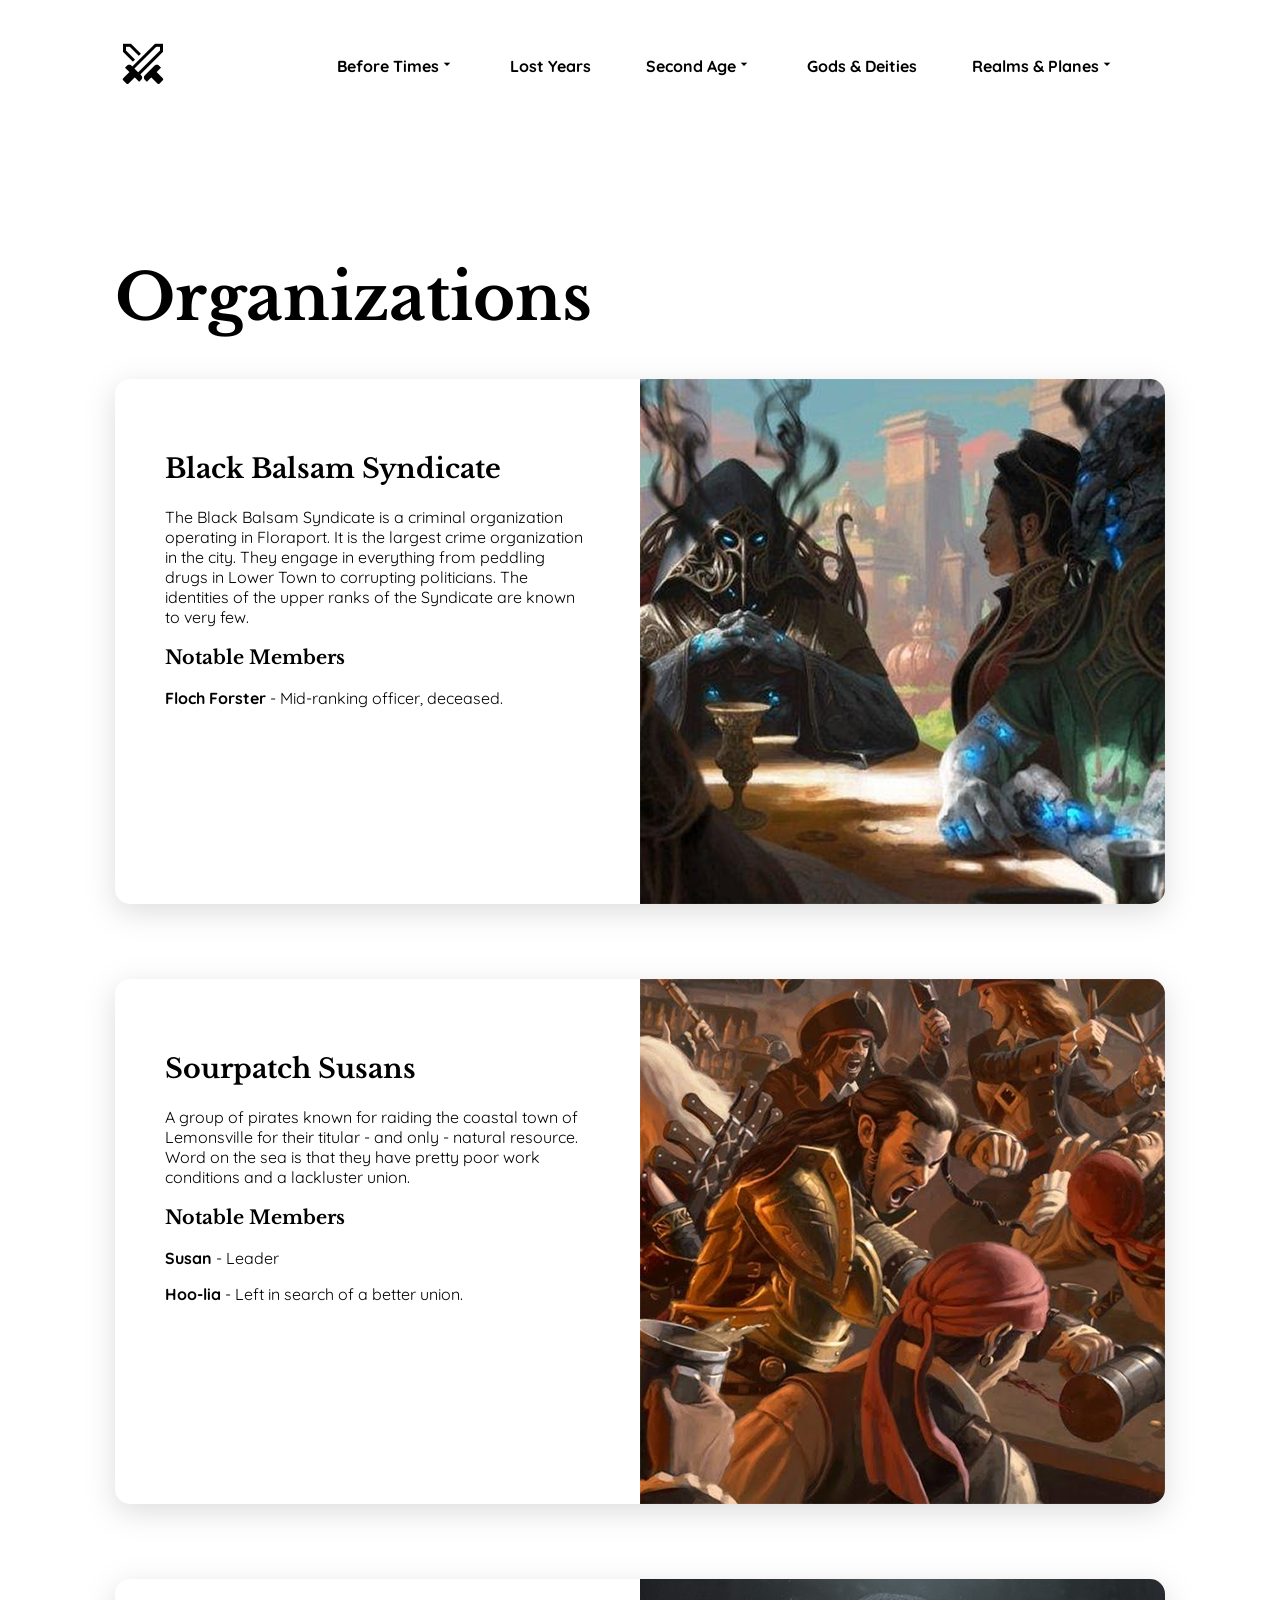
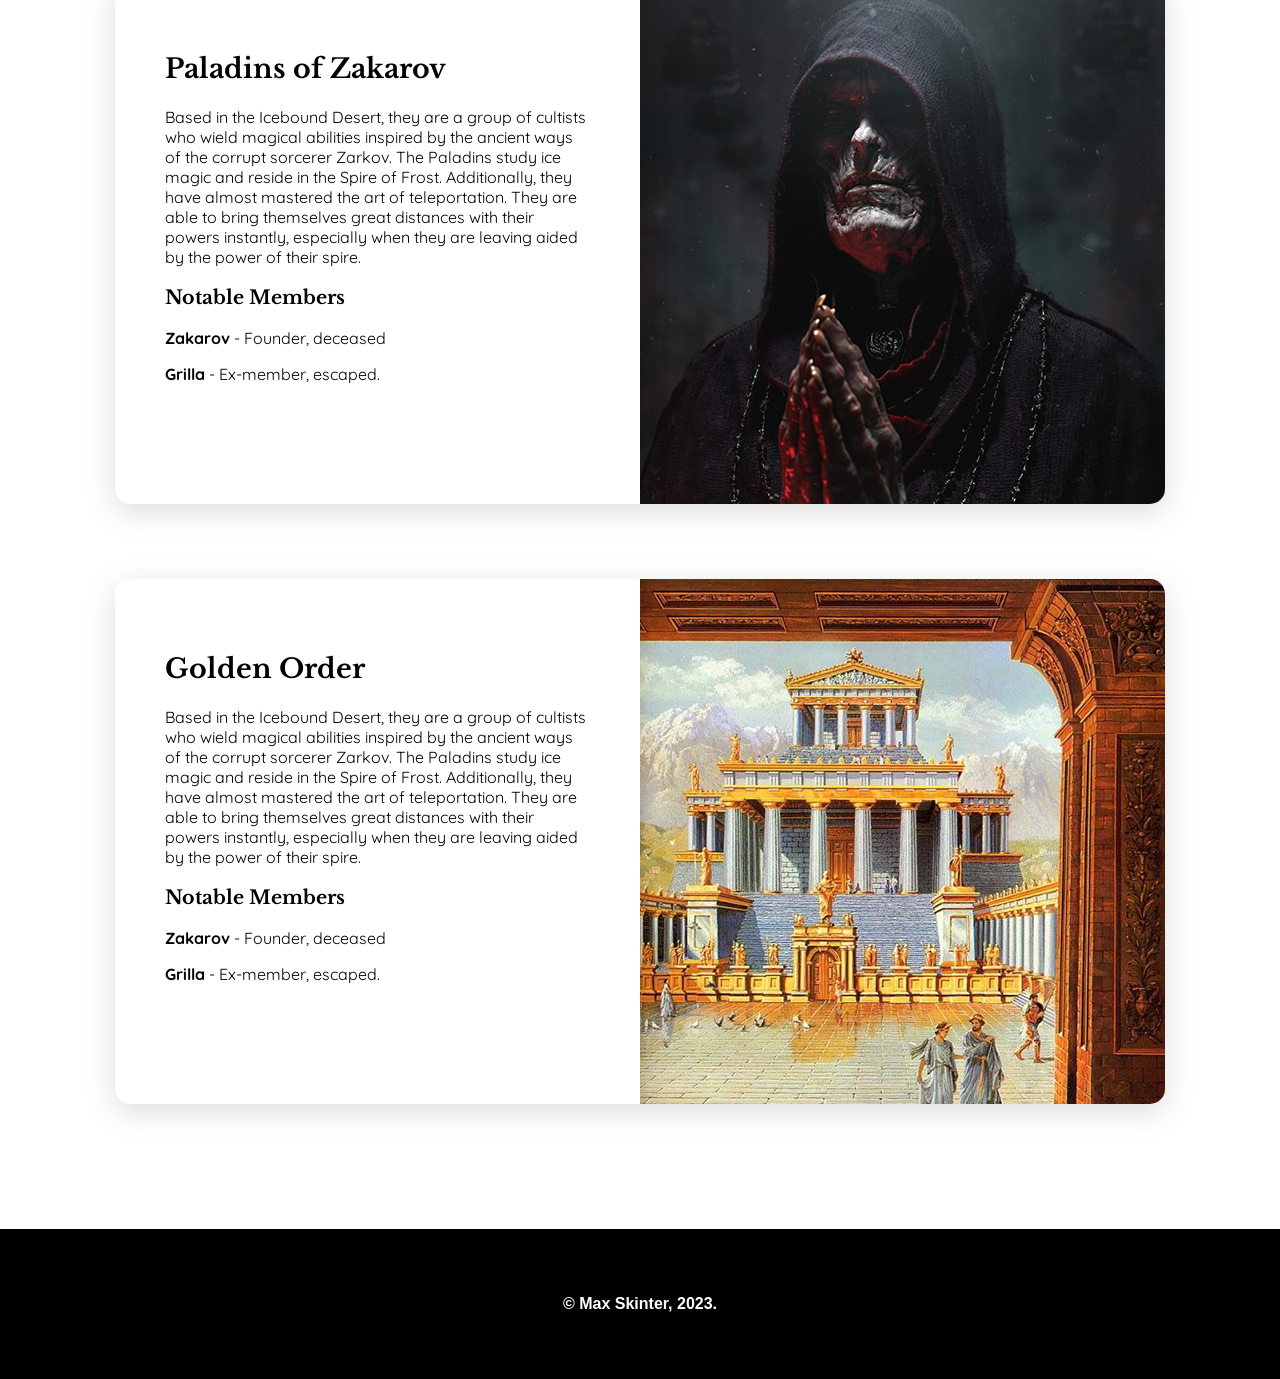
<file: bt-orgs.html>
<!DOCTYPE html>
<!DOCTYPE html>
<html>
<head>
	<meta charset="utf-8">
	<meta name="viewport" content="width=device-width, initial-scale=1">
	<title>Kingdoms - Before Times</title>
	<link rel="stylesheet" type="text/css" href="main.css">
	<link rel="preconnect" href="https://fonts.googleapis.com">
	<link rel="preconnect" href="https://fonts.gstatic.com" crossorigin>
	<link href="https://fonts.googleapis.com/css2?family=Libre+Baskerville&family=Quicksand:wght@400;700&display=swap" rel="stylesheet">
	<link rel="stylesheet" href="https://fonts.googleapis.com/css2?family=Material+Symbols+Outlined:opsz,wght,FILL,GRAD@20..48,100..700,0..1,-50..200" />
	<style> .material-symbols-outlined {font-variation-settings:'FILL' 0,'wght' 400,'GRAD' 0,'opsz' 48}
</style>
</head>

<header>
		<nav class="navbar">
			<div class="logo"><span class="material-symbols-outlined"><a href="index.html">swords</a></span></div>
			<ul class="nav-links">
				<div class="menu">

				<li class="dropdown-li">
					<a href="bt-main.html">Before Times<span class="material-symbols-outlined" style="font-size: 1em;">arrow_drop_down</span></a>
					<ul class="dropdown-ul">
						<li><a href="bt-kingdoms.html">Kingdoms</a></li>
						<li><a href="bt-people.html">People of Note</a></li>
						<li><a href="bt-orgs.html">Organizations</a></li>
						<li><a href="bt-history.html">History</a></li>
					</ul>
				</li>
				<li><a href="ly-main.html">Lost Years</a></li>
				<li class="dropdown-li">
					<a href="sa-main.html">Second Age<span class="material-symbols-outlined" style="font-size: 1em;">arrow_drop_down</span></a>
					<ul class="dropdown-ul">
						<li><a href="sa-kingdoms.html">Kingdoms</a></li>
						<li><a href="sa-people.html">People of Note</a></li>
						<li><a href="sa-orgs.html">Organizations</a></li>
						<li><a href="sa-history.html">History</a></li>
					</ul>
				</li>
				<li><a href="gods.html">Gods & Deities</a></li>				
				<li class="dropdown-li">
					<a href="realms.html">Realms & Planes<span class="material-symbols-outlined" style="font-size: 1em;">arrow_drop_down</span></a>
					<ul class="dropdown-ul">
						<li><a href="rp-balanced.html">Balanced Realm</a></li>
						<li><a href="rp-celestial.html">Celestial Realm</a></li>
						<li><a href="rp-abyssal.html">Abyssal Realm</a></li>
						<li><a href="rp-material.html">Material Plane</a></li>
						<li><a href="rp-feywild.html">Feywild</a></li>
						<li><a href="rp-shadow.html">Shadow Plane</a></li>
					</ul>
				</li>
				</div>
			</ul>
		</nav>
</header>

<body>
<h1 class="secondary-title">Organizations</h1>


<div class="two-column-container card">
	<div class="card-info">
		<h2>Black Balsam Syndicate</h2>
		<p>The Black Balsam Syndicate is a criminal organization operating in Floraport. It is the largest crime organization in the city. They engage in everything from peddling drugs in Lower Town to corrupting politicians. The identities of the upper ranks of the Syndicate are known to very few.</p>
		<h3>Notable Members</h3>
		<p><strong>Floch Forster</strong> - Mid-ranking officer, deceased.</p>
	</div>
	<img src="images/orgs/bbs.png">
</div>

<div class="two-column-container card">
	<div class="card-info">
		<h2>Sourpatch Susans</h2>
		<p>A group of pirates known for raiding the coastal town of Lemonsville for their titular - and only - natural resource. Word on the sea is that they have pretty poor work conditions and a lackluster union.</p>
		<h3>Notable Members</h3>
		<p><strong>Susan</strong> - Leader</p>
		<p><strong>Hoo-lia</strong> - Left in search of a better union.</p>
	</div>
	<img src="images/orgs/sps.png">
</div>

<div class="two-column-container card">
	<div class="card-info">
		<h2>Paladins of Zakarov</h2>
		<p>Based in the Icebound Desert, they are a group of cultists who wield magical abilities inspired by the ancient ways of the corrupt sorcerer Zarkov. The Paladins study ice magic and reside in the Spire of Frost. Additionally, they have almost mastered the art of teleportation. They are able to bring themselves great distances with their powers instantly, especially when they are leaving aided by the power of their spire.</p>
		<h3>Notable Members</h3>
		<p><strong>Zakarov</strong> - Founder, deceased</p>
		<p><strong>Grilla</strong> - Ex-member, escaped.</p>
	</div>
	<img src="images/orgs/poz.png" alt="https://www.artstation.com/artwork/r953Ke">
</div>

<div class="two-column-container card">
	<div class="card-info">
		<h2>Golden Order</h2>
		<p>Based in the Icebound Desert, they are a group of cultists who wield magical abilities inspired by the ancient ways of the corrupt sorcerer Zarkov. The Paladins study ice magic and reside in the Spire of Frost. Additionally, they have almost mastered the art of teleportation. They are able to bring themselves great distances with their powers instantly, especially when they are leaving aided by the power of their spire.</p>
		<h3>Notable Members</h3>
		<p><strong>Zakarov</strong> - Founder, deceased</p>
		<p><strong>Grilla</strong> - Ex-member, escaped.</p>
	</div>
	<img src="images/orgs/golden-order.png">
</div>

<iframe class="footer-iframe" src="footer.html"></iframe>
</body>
</html>
</file>
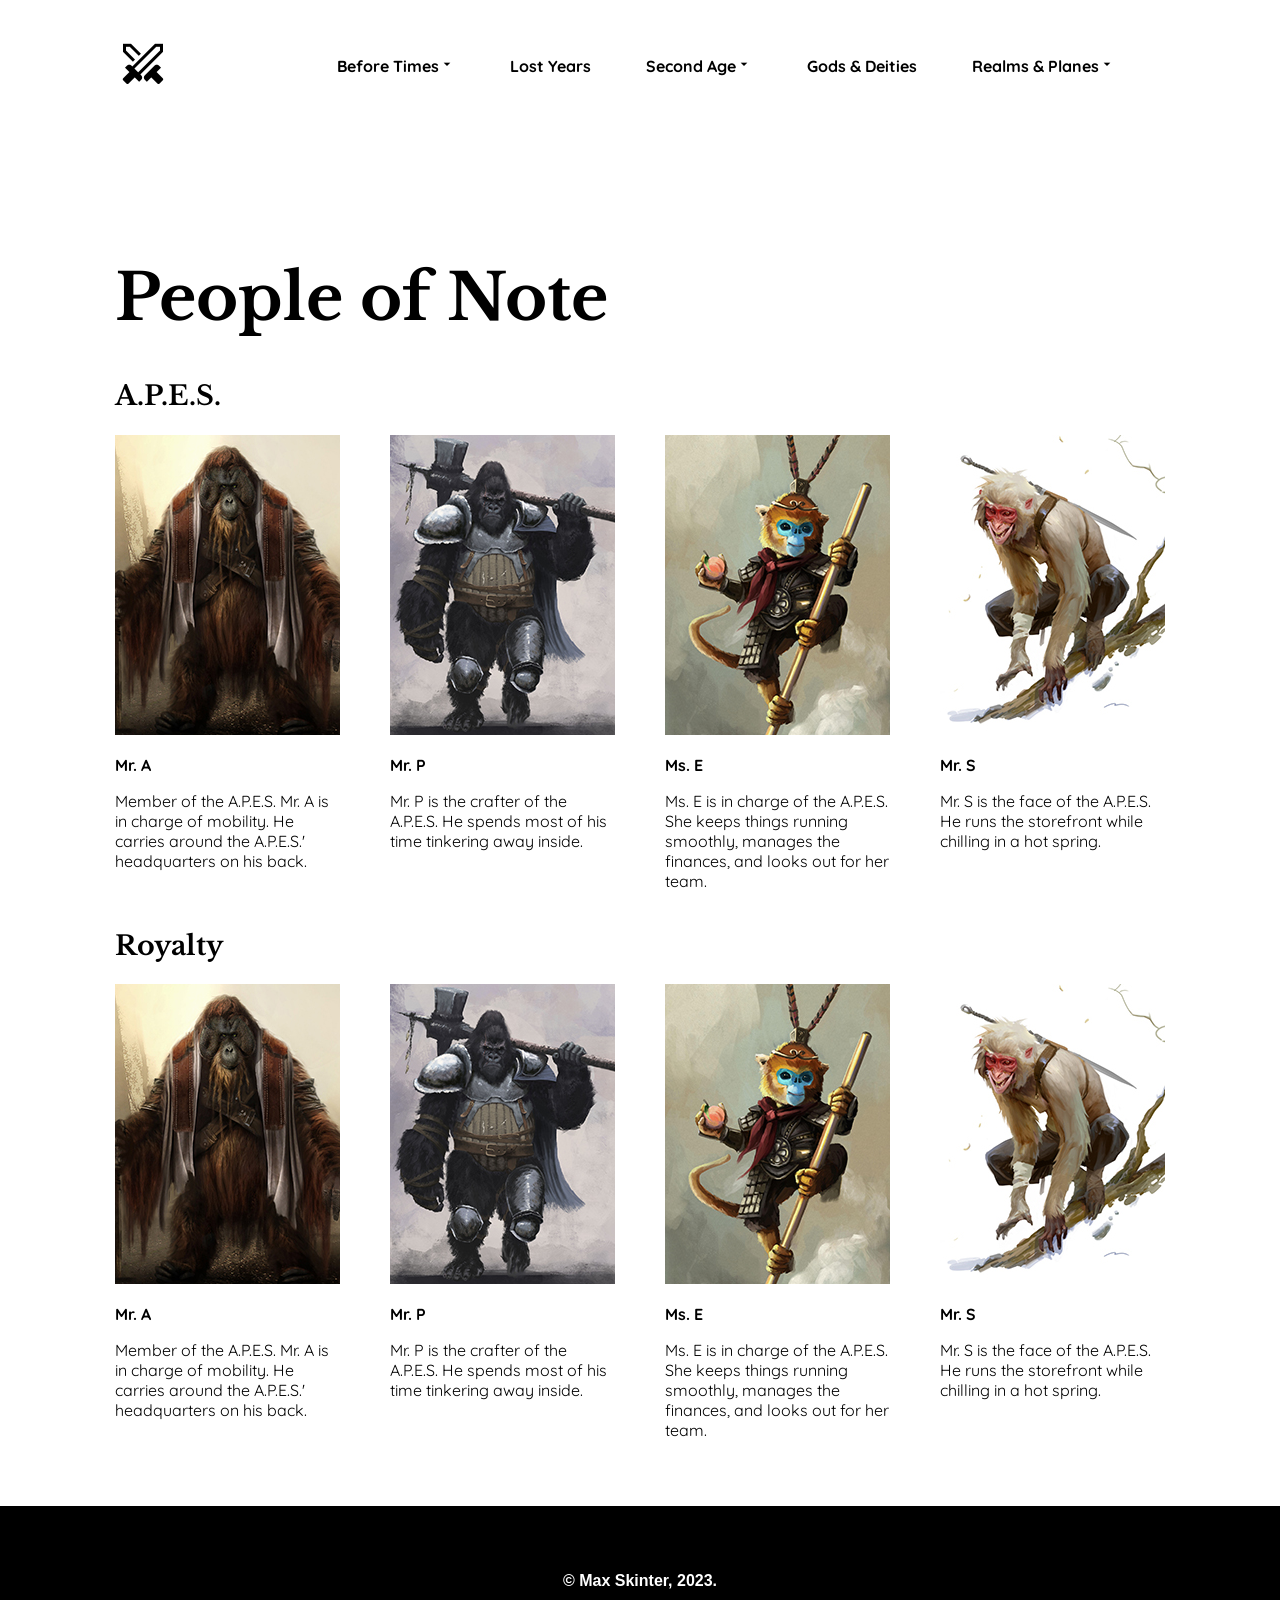
<file: bt-people.html>
<!DOCTYPE html>
<!DOCTYPE html>
<html>
<head>
	<meta charset="utf-8">
	<meta name="viewport" content="width=device-width, initial-scale=1">
	<title>Kingdoms - Before Times</title>
	<link rel="stylesheet" type="text/css" href="main.css">
	<link rel="preconnect" href="https://fonts.googleapis.com">
	<link rel="preconnect" href="https://fonts.gstatic.com" crossorigin>
	<link href="https://fonts.googleapis.com/css2?family=Libre+Baskerville&family=Quicksand:wght@400;700&display=swap" rel="stylesheet">
	<link rel="stylesheet" href="https://fonts.googleapis.com/css2?family=Material+Symbols+Outlined:opsz,wght,FILL,GRAD@20..48,100..700,0..1,-50..200" />
	<style> .material-symbols-outlined {font-variation-settings:'FILL' 0,'wght' 400,'GRAD' 0,'opsz' 48}
</style>
</head>

<header>
		<nav class="navbar">
			<div class="logo"><span class="material-symbols-outlined"><a href="index.html">swords</a></span></div>
			<ul class="nav-links">
				<div class="menu">

				<li class="dropdown-li">
					<a href="bt-main.html">Before Times<span class="material-symbols-outlined" style="font-size: 1em;">arrow_drop_down</span></a>
					<ul class="dropdown-ul">
						<li><a href="bt-kingdoms.html">Kingdoms</a></li>
						<li><a href="bt-people.html">People of Note</a></li>
						<li><a href="bt-orgs.html">Organizations</a></li>
						<li><a href="bt-history.html">History</a></li>
					</ul>
				</li>
				<li><a href="ly-main.html">Lost Years</a></li>
				<li class="dropdown-li">
					<a href="sa-main.html">Second Age<span class="material-symbols-outlined" style="font-size: 1em;">arrow_drop_down</span></a>
					<ul class="dropdown-ul">
						<li><a href="sa-kingdoms.html">Kingdoms</a></li>
						<li><a href="sa-people.html">People of Note</a></li>
						<li><a href="sa-orgs.html">Organizations</a></li>
						<li><a href="sa-history.html">History</a></li>
					</ul>
				</li>
				<li><a href="gods.html">Gods & Deities</a></li>				
				<li class="dropdown-li">
					<a href="realms.html">Realms & Planes<span class="material-symbols-outlined" style="font-size: 1em;">arrow_drop_down</span></a>
					<ul class="dropdown-ul">
						<li><a href="rp-balanced.html">Balanced Realm</a></li>
						<li><a href="rp-celestial.html">Celestial Realm</a></li>
						<li><a href="rp-abyssal.html">Abyssal Realm</a></li>
						<li><a href="rp-material.html">Material Plane</a></li>
						<li><a href="rp-feywild.html">Feywild</a></li>
						<li><a href="rp-shadow.html">Shadow Plane</a></li>
					</ul>
				</li>
				</div>
			</ul>
		</nav>
</header>

<body>
<h1 class="secondary-title">People of Note</h1>

<h2>A.P.E.S.</h2>
<div class="four-column-container">
	<div>
		<img src="images/people/apes-mr-p.jpg">
		<p class="bold">Mr. A</p>
		<p>Member of the A.P.E.S. Mr. A is in charge of mobility. He carries around the A.P.E.S.' headquarters on his back.</p>
	</div>

	<div>
		<img src="images/people/apes-mr-a.jpg">
		<p class="bold">Mr. P</p>
		<p>Mr. P is the crafter of the A.P.E.S. He spends most of his time tinkering away inside.</p>
	</div>

	<div>
		<img src="images/people/apes-ms-e.jpg">
		<p class="bold">Ms. E</p>
		<p>Ms. E is in charge of the A.P.E.S. She keeps things running smoothly, manages the finances, and looks out for her team.</p>
	</div>

	<div>
		<img src="images/people/apes-mr-s.jpg">
		<p class="bold">Mr. S</p>
		<p>Mr. S is the face of the A.P.E.S. He runs the storefront while chilling in a hot spring.</p>
	</div>
</div>

<h2>Royalty</h2>
<div class="four-column-container">
	<div>
		<img src="images/people/apes-mr-p.jpg">
		<p class="bold">Mr. A</p>
		<p>Member of the A.P.E.S. Mr. A is in charge of mobility. He carries around the A.P.E.S.' headquarters on his back.</p>
	</div>

	<div>
		<img src="images/people/apes-mr-a.jpg">
		<p class="bold">Mr. P</p>
		<p>Mr. P is the crafter of the A.P.E.S. He spends most of his time tinkering away inside.</p>
	</div>

	<div>
		<img src="images/people/apes-ms-e.jpg">
		<p class="bold">Ms. E</p>
		<p>Ms. E is in charge of the A.P.E.S. She keeps things running smoothly, manages the finances, and looks out for her team.</p>
	</div>

	<div>
		<img src="images/people/apes-mr-s.jpg">
		<p class="bold">Mr. S</p>
		<p>Mr. S is the face of the A.P.E.S. He runs the storefront while chilling in a hot spring.</p>
	</div>
</div>










<iframe class="footer-iframe" src="footer.html"></iframe>
</body>
</html>
</file>
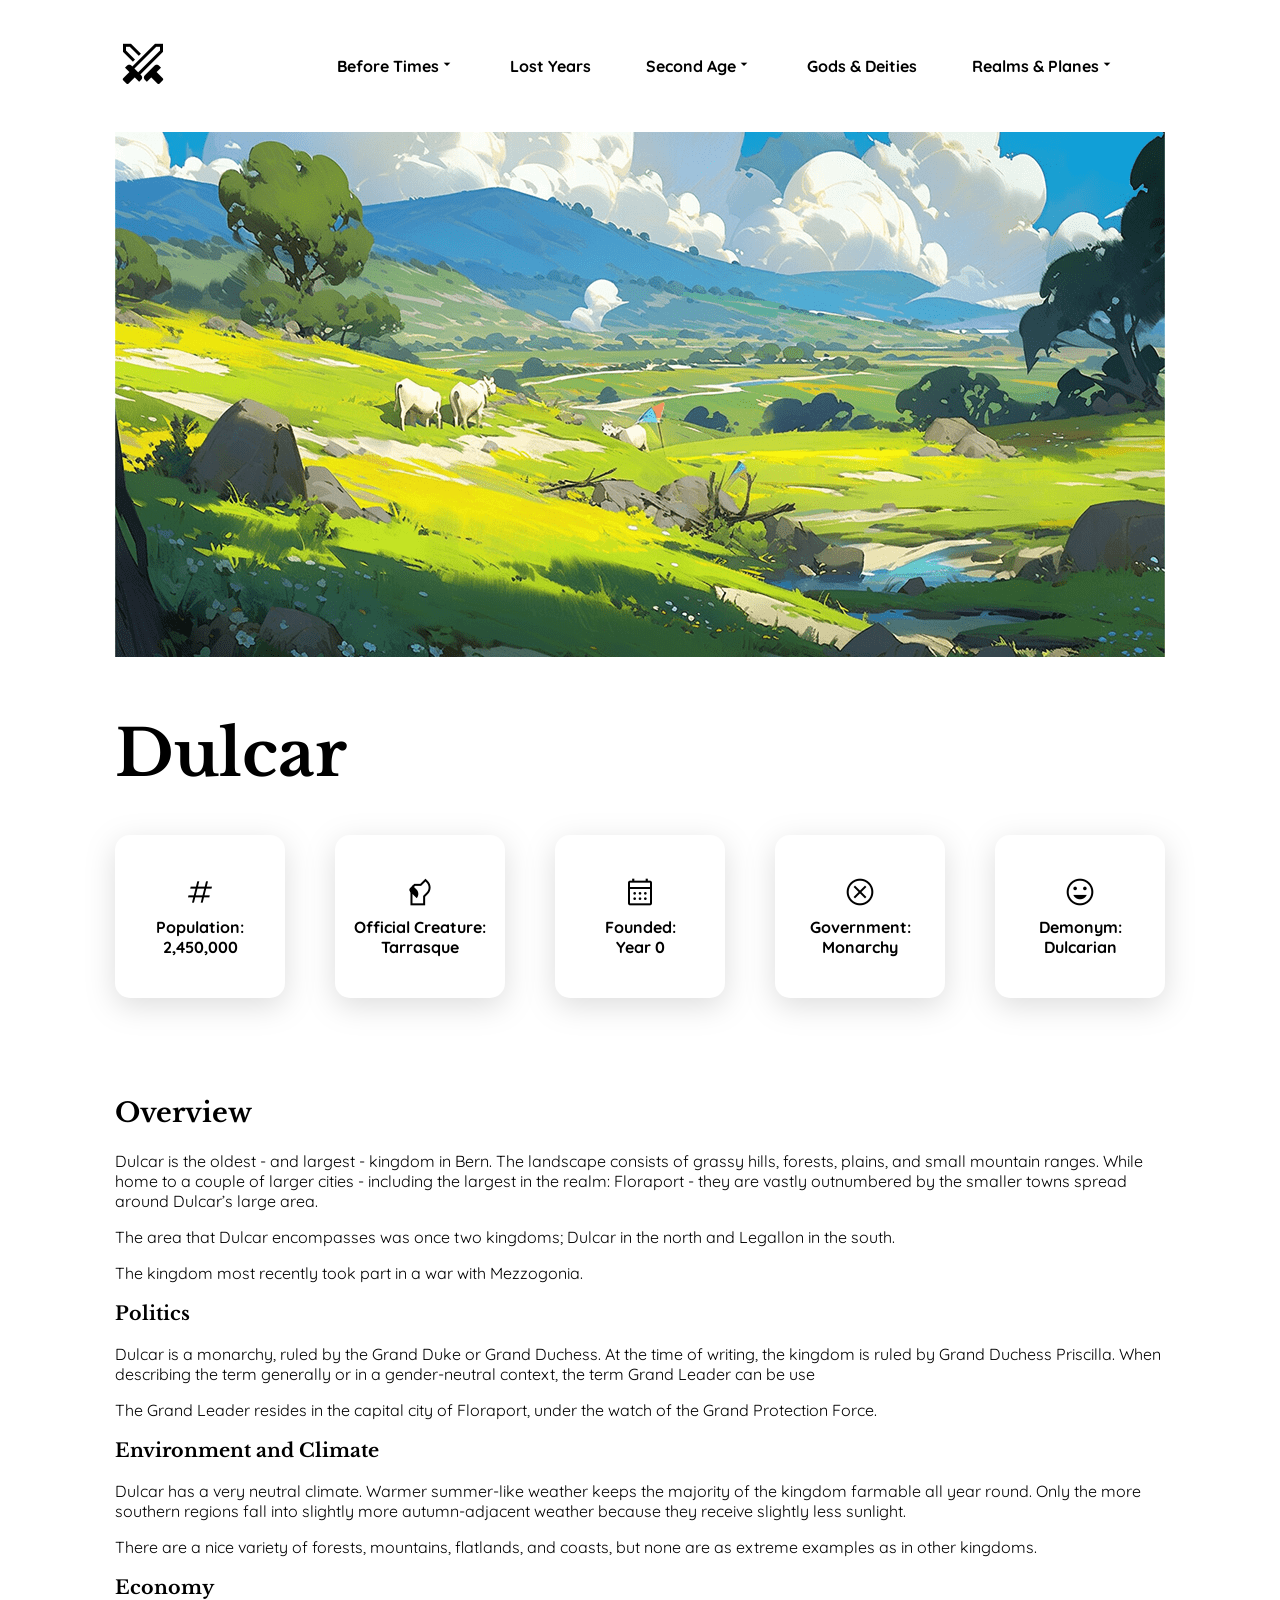
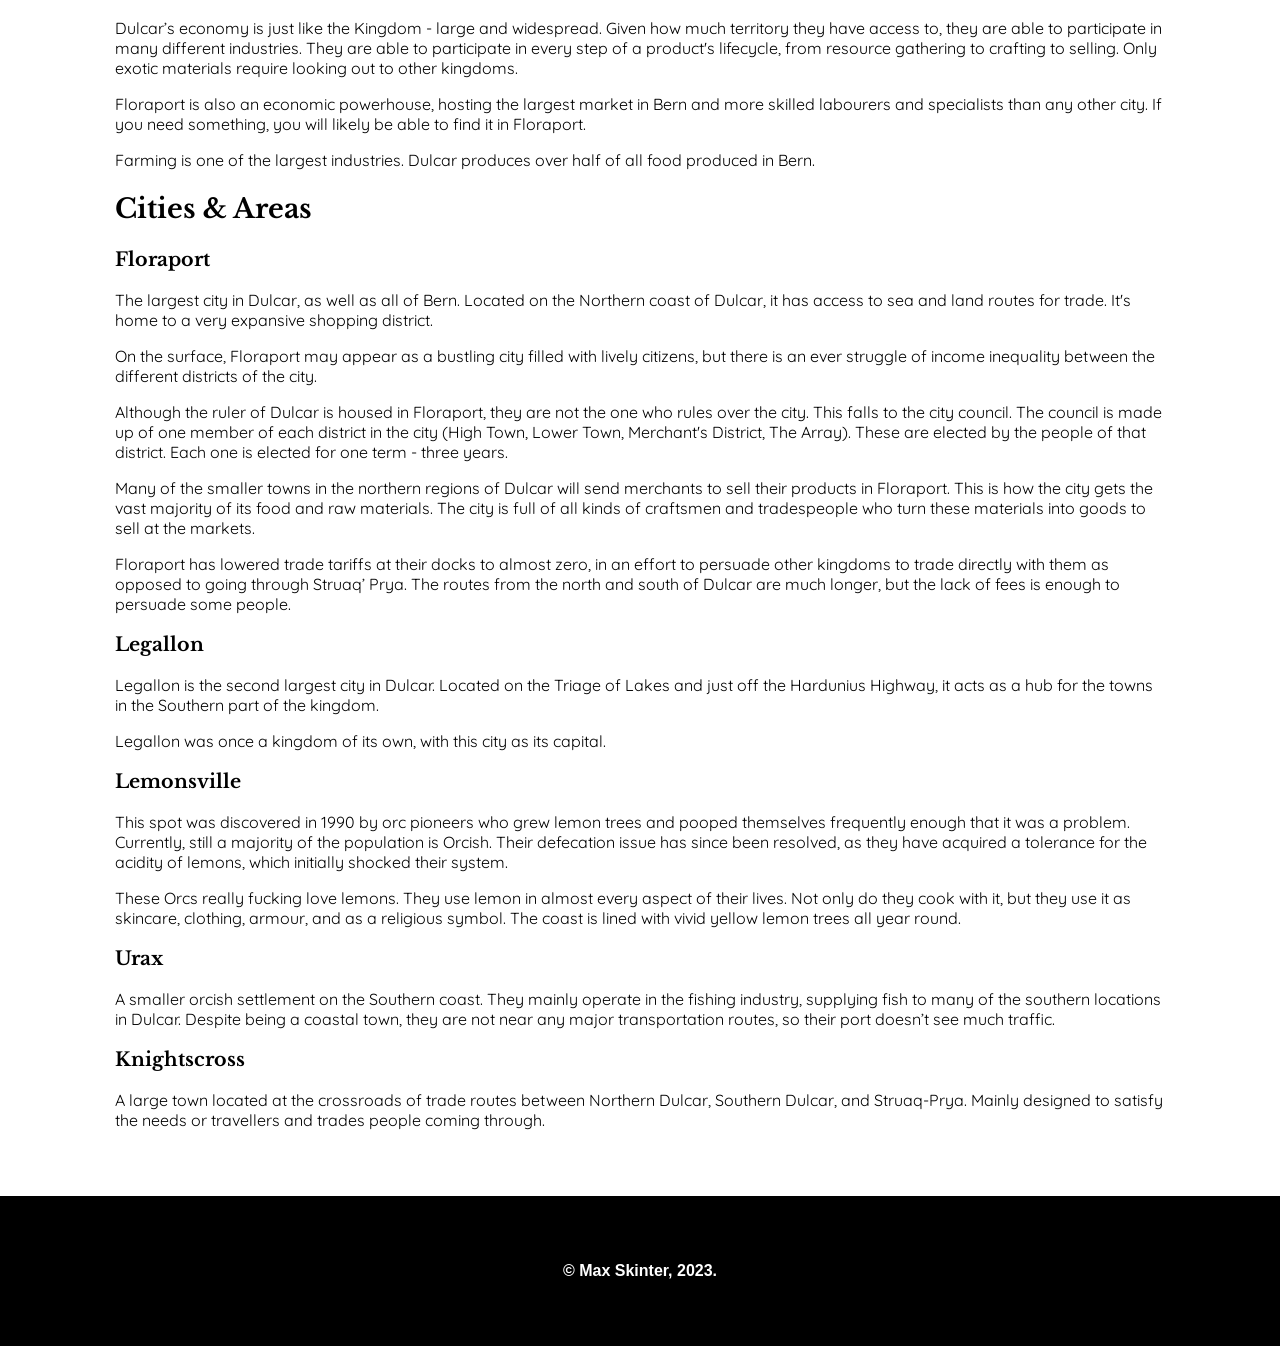
<file: dulcar.html>
<!DOCTYPE html>
<!DOCTYPE html>
<html>
<head>
	<meta charset="utf-8">
	<meta name="viewport" content="width=device-width, initial-scale=1">
	<title>Kingdoms - Before Times</title>
	<link rel="stylesheet" type="text/css" href="main.css">
	<link rel="preconnect" href="https://fonts.googleapis.com">
	<link rel="preconnect" href="https://fonts.gstatic.com" crossorigin>
	<link href="https://fonts.googleapis.com/css2?family=Libre+Baskerville&family=Quicksand:wght@400;700&display=swap" rel="stylesheet">
	<link rel="stylesheet" href="https://fonts.googleapis.com/css2?family=Material+Symbols+Outlined:opsz,wght,FILL,GRAD@20..48,100..700,0..1,-50..200" />
	<style> .material-symbols-outlined {font-variation-settings:'FILL' 0,'wght' 400,'GRAD' 0,'opsz' 48}
</style>
</head>

<header>
		<nav class="navbar">
			<div class="logo"><span class="material-symbols-outlined"><a href="index.html">swords</a></span></div>
			<ul class="nav-links">
				<div class="menu">

				<li class="dropdown-li">
					<a href="bt-main.html">Before Times<span class="material-symbols-outlined" style="font-size: 1em;">arrow_drop_down</span></a>
					<ul class="dropdown-ul">
						<li><a href="bt-kingdoms.html">Kingdoms</a></li>
						<li><a href="bt-people.html">People of Note</a></li>
						<li><a href="bt-orgs.html">Organizations</a></li>
						<li><a href="bt-history.html">History</a></li>
					</ul>
				</li>
				<li><a href="ly-main.html">Lost Years</a></li>
				<li class="dropdown-li">
					<a href="sa-main.html">Second Age<span class="material-symbols-outlined" style="font-size: 1em;">arrow_drop_down</span></a>
					<ul class="dropdown-ul">
						<li><a href="sa-kingdoms.html">Kingdoms</a></li>
						<li><a href="sa-people.html">People of Note</a></li>
						<li><a href="sa-orgs.html">Organizations</a></li>
						<li><a href="sa-history.html">History</a></li>
					</ul>
				</li>
				<li><a href="gods.html">Gods & Deities</a></li>				
				<li class="dropdown-li">
					<a href="realms.html">Realms & Planes<span class="material-symbols-outlined" style="font-size: 1em;">arrow_drop_down</span></a>
					<ul class="dropdown-ul">
						<li><a href="rp-balanced.html">Balanced Realm</a></li>
						<li><a href="rp-celestial.html">Celestial Realm</a></li>
						<li><a href="rp-abyssal.html">Abyssal Realm</a></li>
						<li><a href="rp-material.html">Material Plane</a></li>
						<li><a href="rp-feywild.html">Feywild</a></li>
						<li><a href="rp-shadow.html">Shadow Plane</a></li>
					</ul>
				</li>
				</div>
			</ul>
		</nav>
</header>

<body>
	<img src="images/kingdoms/dulcar-main.png">
<h1 class="tertiary-title">Dulcar</h1>

<div class="five-column-container kingdom-info">
	<div class="card"><p class="kingdom-info-p-top"><span class="material-symbols-outlined">tag</span></p>
		<p class="kingdom-info-p-bot">Population:<br>2,450,000</p>
	</div>

	<div class="card"><p class="kingdom-info-p-top"><span class="material-symbols-outlined">sound_detection_dog_barking</span></p>
		<p class="kingdom-info-p-bot">Official Creature:<br>Tarrasque</p>
	</div>

	<div class="card"><p class="kingdom-info-p-top"><span class="material-symbols-outlined">calendar_month</span></p>
		<p class="kingdom-info-p-bot">Founded:<br>Year 0</p>
	</div>

	<div class="card"><p class="kingdom-info-p-top"><span class="material-symbols-outlined">cancel</span></p>
		<p class="kingdom-info-p-bot">Government:<br>Monarchy</p>
	</div>

	<div class="card"><p class="kingdom-info-p-top"><span class="material-symbols-outlined">mood</span></p>
		<p class="kingdom-info-p-bot">Demonym:<br>Dulcarian</p>
	</div>

</div>

<h2>Overview</h2>
<p>Dulcar is the oldest - and largest - kingdom in Bern. The landscape consists of grassy hills, forests, plains, and small mountain ranges. While home to a couple of larger cities - including the largest in the realm: Floraport - they are vastly outnumbered by the smaller towns spread around Dulcar’s large area.</p>
<p>The area that Dulcar encompasses was once two kingdoms; Dulcar in the north and Legallon in the south.</p>
<p>The kingdom most recently took part in a war with Mezzogonia.</p>

<h3>Politics</h3>
<p>Dulcar is a monarchy, ruled by the Grand Duke or Grand Duchess. At the time of writing, the kingdom is ruled by Grand Duchess Priscilla. When describing the term generally or in a gender-neutral context, the term Grand Leader can be use</p>
<p>The Grand Leader resides in the capital city of Floraport, under the watch of the Grand Protection Force.</p>
<h3>Environment and Climate</h3>
<p>Dulcar has a very neutral climate. Warmer summer-like weather keeps the majority of the kingdom farmable all year round. Only the more southern regions fall into slightly more autumn-adjacent weather because they receive slightly less sunlight.</p>
<p>There are a nice variety of forests, mountains, flatlands, and coasts, but none are as extreme examples as in other kingdoms.</p>
<h3>Economy</h3>
<p>Dulcar’s economy is just like the Kingdom - large and widespread. Given how much territory they have access to, they are able to participate in many different industries. They are able to participate in every step of a product's lifecycle, from resource gathering to crafting to selling. Only exotic materials require looking out to other kingdoms.</p>
<p>Floraport is also an economic powerhouse, hosting the largest market in Bern and more skilled labourers and specialists than any other city. If you need something, you will likely be able to find it in Floraport.</p>
<p>Farming is one of the largest industries. Dulcar produces over half of all food produced in Bern.</p>
<h2>Cities & Areas</h2>
<h3>Floraport</h3>
<p>The largest city in Dulcar, as well as all of Bern. Located on the Northern coast of Dulcar, it has access to sea and land routes for trade. It's home to a very expansive shopping district.</p>
<p>On the surface, Floraport may appear as a bustling city filled with lively citizens, but there is an ever struggle of income inequality between the different districts of the city.</p>
<p>Although the ruler of Dulcar is housed in Floraport, they are not the one who rules over the city. This falls to the city council. The council is made up of one member of each district in the city (High Town, Lower Town, Merchant's District, The Array). These are elected by the people of that district. Each one is elected for one term - three years.</p>
<p>Many of the smaller towns in the northern regions of Dulcar will send merchants to sell their products in Floraport. This is how the city gets the vast majority of its food and raw materials. The city is full of all kinds of craftsmen and tradespeople who turn these materials into goods to sell at the markets.</p>
<p>Floraport has lowered trade tariffs at their docks to almost zero, in an effort to persuade other kingdoms to trade directly with them as opposed to going through Struaq’ Prya. The routes from the north and south of Dulcar are much longer, but the lack of fees is enough to persuade some people.</p>
<h3>Legallon</h3>
<p>Legallon is the second largest city in Dulcar. Located on the Triage of Lakes and just off the Hardunius Highway, it acts as a hub for the towns in the Southern part of the kingdom.</p>
<p>Legallon was once a kingdom of its own, with this city as its capital.</p>
<h3>Lemonsville</h3>
<p>This spot was discovered in 1990 by orc pioneers who grew lemon trees and pooped themselves frequently enough that it was a problem. Currently, still a majority of the population is Orcish. Their defecation issue has since been resolved, as they have acquired a tolerance for the acidity of lemons, which initially shocked their system.</p>
<p>These Orcs really fucking love lemons. They use lemon in almost every aspect of their lives. Not only do they cook with it, but they use it as skincare, clothing, armour, and as a religious symbol. The coast is lined with vivid yellow lemon trees all year round.</p>
<h3>Urax</h3>
<p>A smaller orcish settlement on the Southern coast. They mainly operate in the fishing industry, supplying fish to many of the southern locations in Dulcar. Despite being a coastal town, they are not near any major transportation routes, so their port doesn’t see much traffic.</p>
<h3>Knightscross</h3>
<p>A large town located at the crossroads of trade routes between Northern Dulcar, Southern Dulcar, and Struaq-Prya.
Mainly designed to satisfy the needs or travellers and trades people coming through.</p>

<iframe class="footer-iframe" src="footer.html"></iframe>
</body>
</html>
</file>
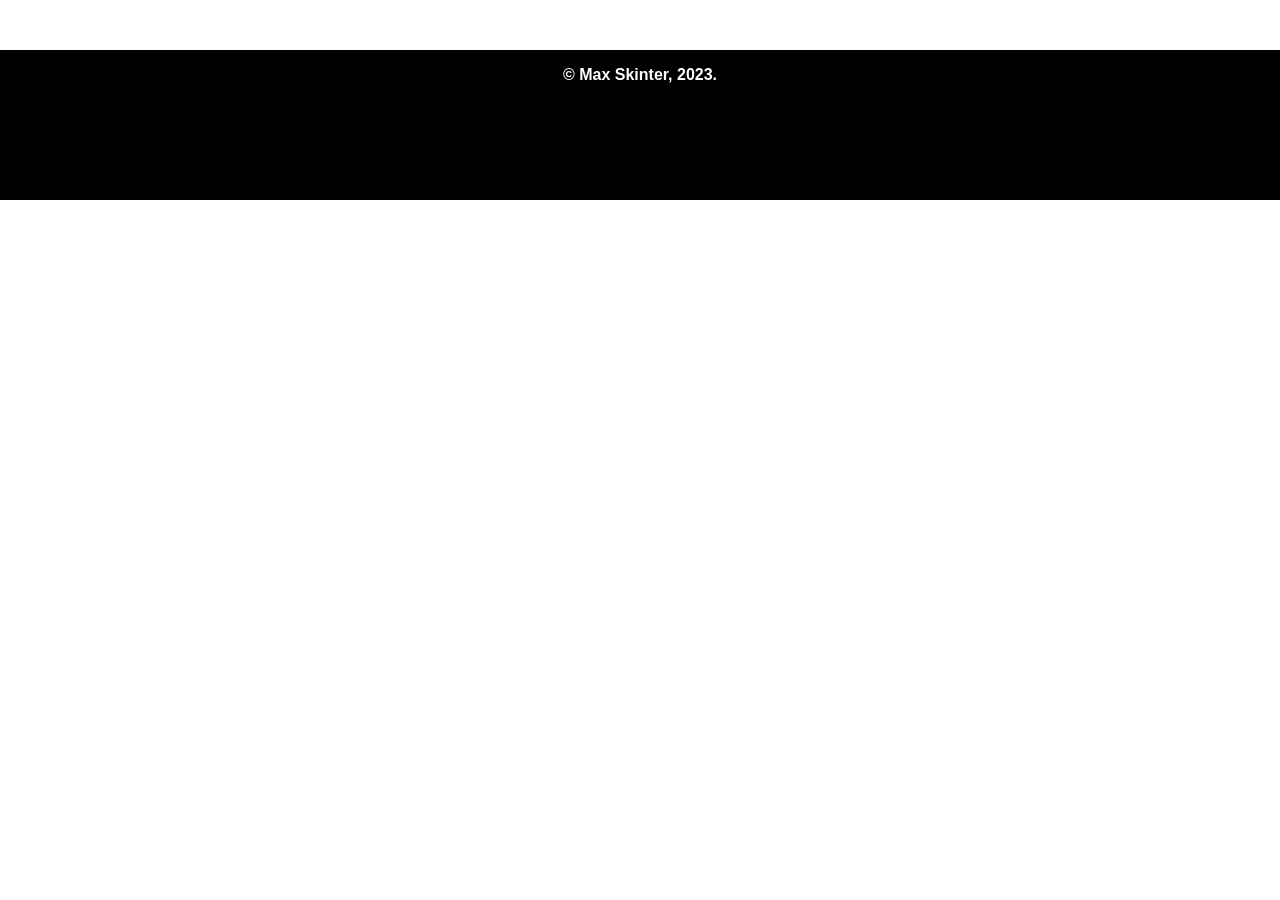
<file: footer.html>
<!DOCTYPE html>
<html>
<head>
	<link rel="stylesheet" type="text/css" href="main.css">
</head>

<footer>
	<p class="copyright">© Max Skinter, 2023.</p>
</footer>
<!--
		<div class="three-column-container">
		<div>

		</div>
		<div>
			<p class="copyright">© Max Skinter, 2023.</p>
		</div>
		<div>
			<form id="form"> 
			 	<input type="search" id="query" name="q" placeholder="Search...">
				<button><span class="material-symbols-outlined">search</span></button>
			</form>
		</div>
-->
</file>
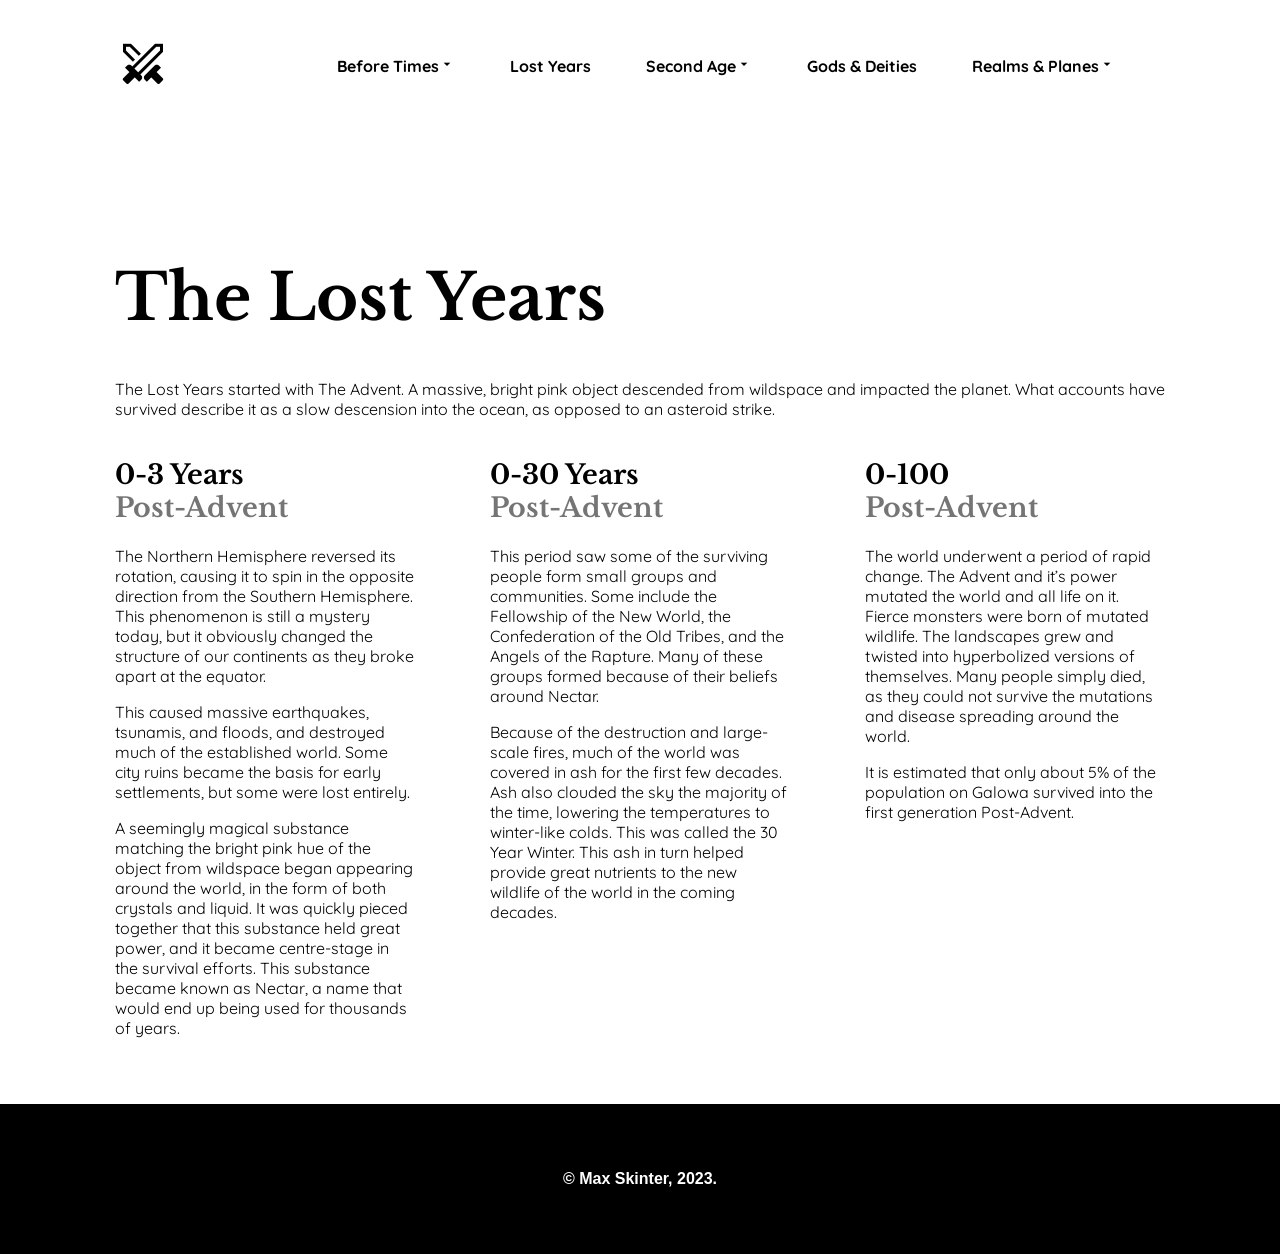
<file: lt-main.html>
<!DOCTYPE html>
<!DOCTYPE html>
<html>
<head>
	<meta charset="utf-8">
	<meta name="viewport" content="width=device-width, initial-scale=1">
	<title>Before Times</title>
	<link rel="stylesheet" type="text/css" href="main.css">
	<link rel="preconnect" href="https://fonts.googleapis.com">
	<link rel="preconnect" href="https://fonts.gstatic.com" crossorigin>
	<link href="https://fonts.googleapis.com/css2?family=Libre+Baskerville&family=Quicksand:wght@400;700&display=swap" rel="stylesheet">
	<link rel="stylesheet" href="https://fonts.googleapis.com/css2?family=Material+Symbols+Outlined:opsz,wght,FILL,GRAD@20..48,100..700,0..1,-50..200" />
	<style> .material-symbols-outlined {font-variation-settings:'FILL' 0,'wght' 400,'GRAD' 0,'opsz' 48}
</style>
</head>

<header>
		<nav class="navbar">
			<div class="logo"><span class="material-symbols-outlined"><a href="index.html">swords</a></span></div>
			<ul class="nav-links">
				<div class="menu">

				<li class="dropdown-li">
					<a href="bt-main.html">Before Times<span class="material-symbols-outlined" style="font-size: 1em;">arrow_drop_down</span></a>
					<ul class="dropdown-ul">
						<li><a href="bt-kingdoms.html">Kingdoms</a></li>
						<li><a href="bt-people.html">People of Note</a></li>
						<li><a href="bt-orgs.html">Organizations</a></li>
						<li><a href="bt-history.html">History</a></li>
					</ul>
				</li>
				<li><a href="lt-main.html">Lost Years</a></li>
				<li class="dropdown-li">
					<a href="sa-main.html">Second Age<span class="material-symbols-outlined" style="font-size: 1em;">arrow_drop_down</span></a>
					<ul class="dropdown-ul">
						<li><a href="sa-kingdoms.html">Kingdoms</a></li>
						<li><a href="sa-people.html">People of Note</a></li>
						<li><a href="sa-orgs.html">Organizations</a></li>
						<li><a href="sa-history.html">History</a></li>
					</ul>
				</li>
				<li><a href="gods.html">Gods & Deities</a></li>				
				<li class="dropdown-li">
					<a href="realms.html">Realms & Planes<span class="material-symbols-outlined" style="font-size: 1em;">arrow_drop_down</span></a>
					<ul class="dropdown-ul">
						<li><a href="rp-balanced.html">Balanced Realm</a></li>
						<li><a href="rp-celestial.html">Celestial Realm</a></li>
						<li><a href="rp-abyssal.html">Abyssal Realm</a></li>
						<li><a href="rp-material.html">Material Plane</a></li>
						<li><a href="rp-feywild.html">Feywild</a></li>
						<li><a href="rp-shadow.html">Shadow Plane</a></li>
					</ul>
				</li>
				</div>
			</ul>
		</nav>
</header>

<body>
<h1 class="secondary-title">The Lost Years</h1>
<p>The Lost Years started with The Advent. A massive, bright pink object descended from wildspace and impacted the planet. What accounts have survived describe it as a slow descension into the ocean, as opposed to an asteroid strike.</p>

<div class="three-column-container ">
	<div>
		<h2>0-3 Years<br><span style="color: #757575;">Post-Advent</span></h2>
		<p>The Northern Hemisphere reversed its rotation, causing it to spin in the opposite direction from the Southern Hemisphere. This phenomenon is still a mystery today, but it obviously changed the structure of our continents as they broke apart at the equator.</p>
		<p>This caused massive earthquakes, tsunamis, and floods, and destroyed much of the established world. Some city ruins became the basis for early settlements, but some were lost entirely.</p>
		<p>A seemingly magical substance matching the bright pink hue of the object from wildspace began appearing around the world, in the form of both crystals and liquid. It was quickly pieced together that this substance held great power, and it became centre-stage in the survival efforts. This substance became known as Nectar, a name that would end up being used for thousands of years.</p>
	</div>

	<div>
		<h2>0-30 Years<br><span style="color: #757575;">Post-Advent</span></h2>
		<p>This period saw some of the surviving people form small groups and communities. Some include the Fellowship of the New World, the Confederation of the Old Tribes, and the Angels of the Rapture. Many of these groups formed because of their beliefs around Nectar.</p>
		<p>Because of the destruction and large-scale fires, much of the world was covered in ash for the first few decades. Ash also clouded the sky the majority of the time, lowering the temperatures to winter-like colds. This was called the 30 Year Winter. This ash in turn helped provide great nutrients to the new wildlife of the world in the coming decades.</p>
	</div>

	<div>
		<h2>0-100<br><span style="color: #757575;">Post-Advent</span></h2>
		<p>The world underwent a period of rapid change. The Advent and it’s power mutated the world and all life on it. Fierce monsters were born of mutated wildlife. The landscapes grew and twisted into hyperbolized versions of themselves. Many people simply died, as they could not survive the mutations and disease spreading around the world.</p>
		<p>It is estimated that only about 5% of the population on Galowa survived into the first generation Post-Advent.</p>
	</div>
</div>













<iframe class="footer-iframe" src="footer.html"></iframe>
</body>
</html>
</file>
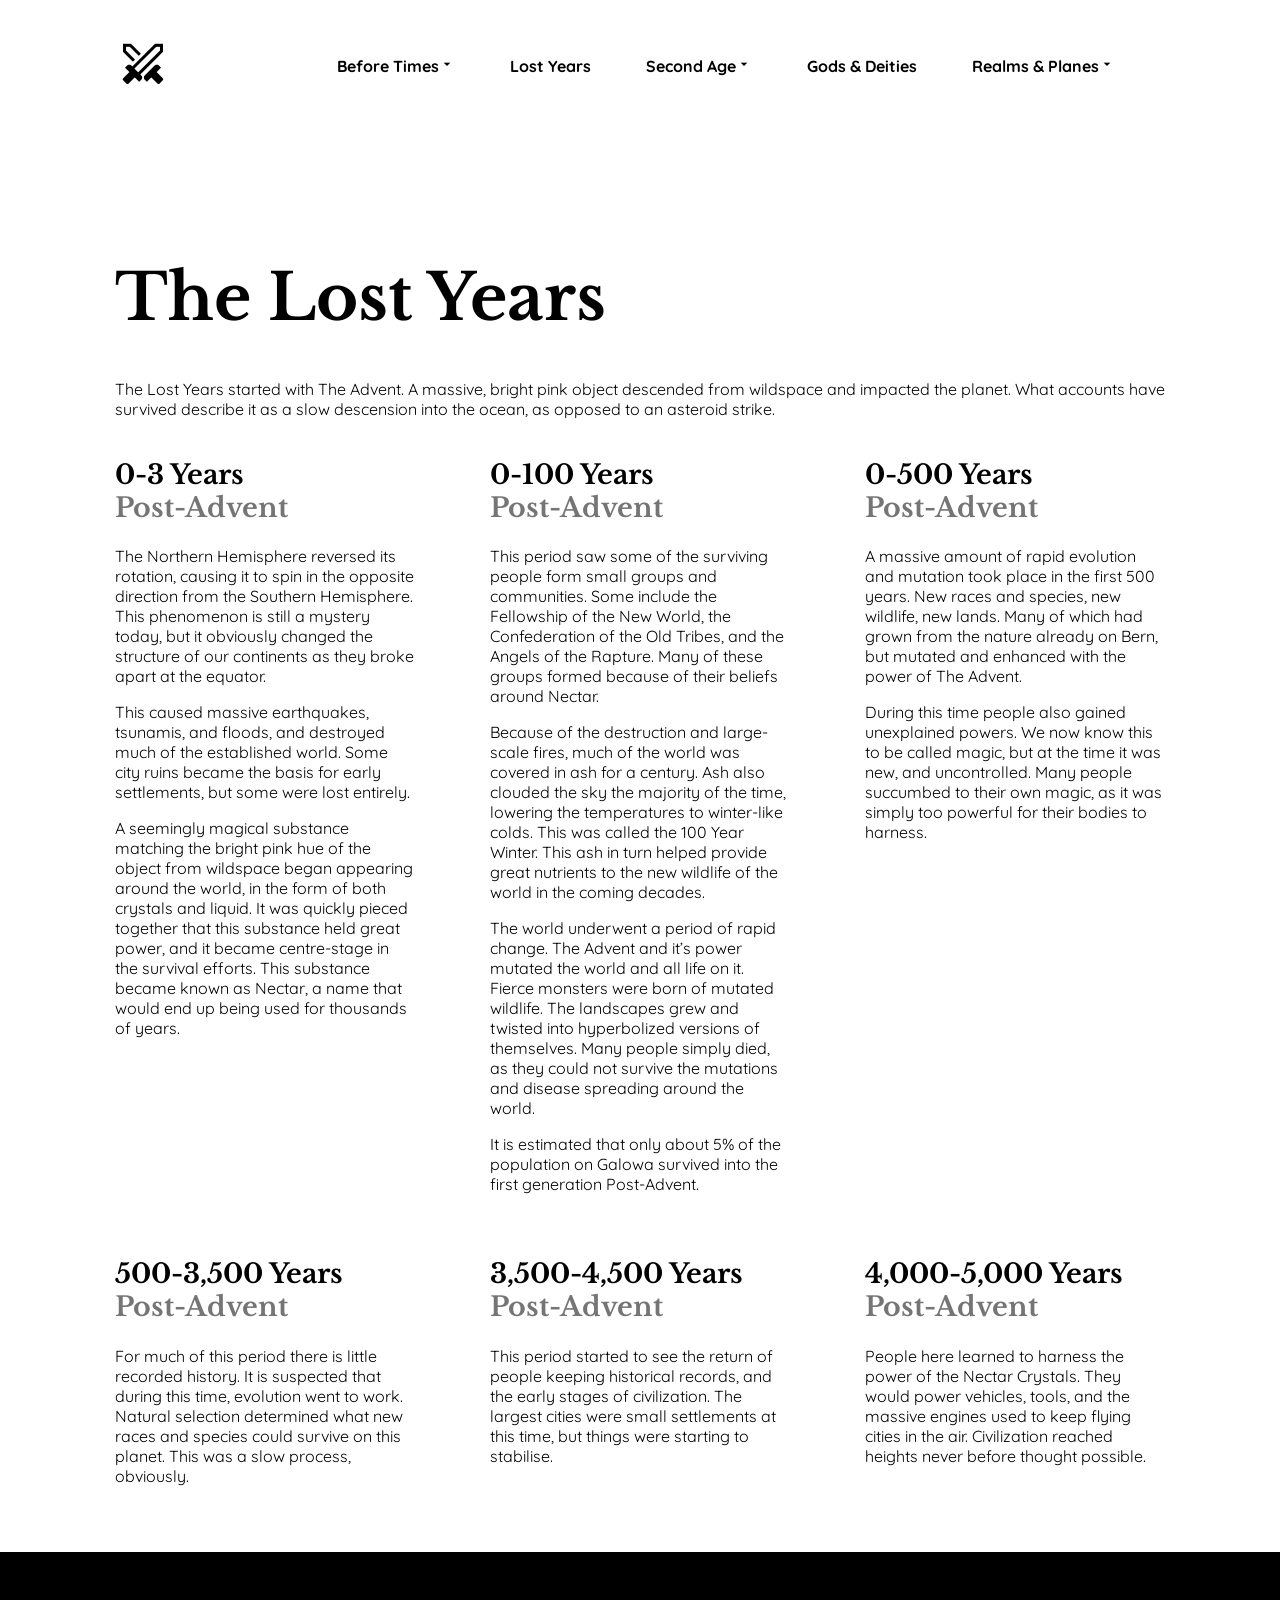
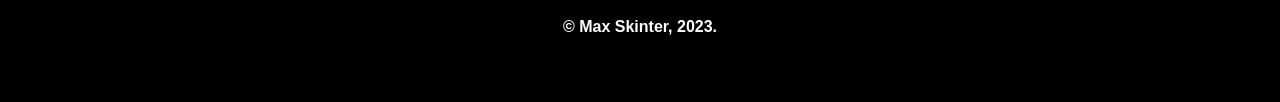
<file: ly-main.html>
<!DOCTYPE html>
<!DOCTYPE html>
<html>
<head>
	<meta charset="utf-8">
	<meta name="viewport" content="width=device-width, initial-scale=1">
	<title>Before Times</title>
	<link rel="stylesheet" type="text/css" href="main.css">
	<link rel="preconnect" href="https://fonts.googleapis.com">
	<link rel="preconnect" href="https://fonts.gstatic.com" crossorigin>
	<link href="https://fonts.googleapis.com/css2?family=Libre+Baskerville&family=Quicksand:wght@400;700&display=swap" rel="stylesheet">
	<link rel="stylesheet" href="https://fonts.googleapis.com/css2?family=Material+Symbols+Outlined:opsz,wght,FILL,GRAD@20..48,100..700,0..1,-50..200" />
	<style> .material-symbols-outlined {font-variation-settings:'FILL' 0,'wght' 400,'GRAD' 0,'opsz' 48}
</style>
</head>

<header>
		<nav class="navbar">
			<div class="logo"><span class="material-symbols-outlined"><a href="index.html">swords</a></span></div>
			<ul class="nav-links">
				<div class="menu">

				<li class="dropdown-li">
					<a href="bt-main.html">Before Times<span class="material-symbols-outlined" style="font-size: 1em;">arrow_drop_down</span></a>
					<ul class="dropdown-ul">
						<li><a href="bt-kingdoms.html">Kingdoms</a></li>
						<li><a href="bt-people.html">People of Note</a></li>
						<li><a href="bt-orgs.html">Organizations</a></li>
						<li><a href="bt-history.html">History</a></li>
					</ul>
				</li>
				<li><a href="ly-main.html">Lost Years</a></li>
				<li class="dropdown-li">
					<a href="sa-main.html">Second Age<span class="material-symbols-outlined" style="font-size: 1em;">arrow_drop_down</span></a>
					<ul class="dropdown-ul">
						<li><a href="sa-kingdoms.html">Kingdoms</a></li>
						<li><a href="sa-people.html">People of Note</a></li>
						<li><a href="sa-orgs.html">Organizations</a></li>
						<li><a href="sa-history.html">History</a></li>
					</ul>
				</li>
				<li><a href="gods.html">Gods & Deities</a></li>				
				<li class="dropdown-li">
					<a href="realms.html">Realms & Planes<span class="material-symbols-outlined" style="font-size: 1em;">arrow_drop_down</span></a>
					<ul class="dropdown-ul">
						<li><a href="rp-balanced.html">Balanced Realm</a></li>
						<li><a href="rp-celestial.html">Celestial Realm</a></li>
						<li><a href="rp-abyssal.html">Abyssal Realm</a></li>
						<li><a href="rp-material.html">Material Plane</a></li>
						<li><a href="rp-feywild.html">Feywild</a></li>
						<li><a href="rp-shadow.html">Shadow Plane</a></li>
					</ul>
				</li>
				</div>
			</ul>
		</nav>
</header>

<body>
<h1 class="secondary-title">The Lost Years</h1>
<p>The Lost Years started with The Advent. A massive, bright pink object descended from wildspace and impacted the planet. What accounts have survived describe it as a slow descension into the ocean, as opposed to an asteroid strike.</p>

<div class="three-column-container ">
	<div>
		<h2>0-3 Years<br><span style="color: #757575;">Post-Advent</span></h2>
		<p>The Northern Hemisphere reversed its rotation, causing it to spin in the opposite direction from the Southern Hemisphere. This phenomenon is still a mystery today, but it obviously changed the structure of our continents as they broke apart at the equator.</p>
		<p>This caused massive earthquakes, tsunamis, and floods, and destroyed much of the established world. Some city ruins became the basis for early settlements, but some were lost entirely.</p>
		<p>A seemingly magical substance matching the bright pink hue of the object from wildspace began appearing around the world, in the form of both crystals and liquid. It was quickly pieced together that this substance held great power, and it became centre-stage in the survival efforts. This substance became known as Nectar, a name that would end up being used for thousands of years.</p>
	</div>

	<div>
		<h2>0-100 Years<br><span style="color: #757575;">Post-Advent</span></h2>
		<p>This period saw some of the surviving people form small groups and communities. Some include the Fellowship of the New World, the Confederation of the Old Tribes, and the Angels of the Rapture. Many of these groups formed because of their beliefs around Nectar.</p>
		<p>Because of the destruction and large-scale fires, much of the world was covered in ash for a century. Ash also clouded the sky the majority of the time, lowering the temperatures to winter-like colds. This was called the 100 Year Winter. This ash in turn helped provide great nutrients to the new wildlife of the world in the coming decades.</p>
		<p>The world underwent a period of rapid change. The Advent and it’s power mutated the world and all life on it. Fierce monsters were born of mutated wildlife. The landscapes grew and twisted into hyperbolized versions of themselves. Many people simply died, as they could not survive the mutations and disease spreading around the world.</p>
		<p>It is estimated that only about 5% of the population on Galowa survived into the first generation Post-Advent.</p>
	</div>

	<div>
		<h2>0-500 Years<br><span style="color: #757575;">Post-Advent</span></h2>
		<p>A massive amount of rapid evolution and mutation took place in the first 500 years. New races and species, new wildlife, new lands. Many of which had grown from the nature already on Bern, but mutated and enhanced with the power of The Advent.</p>
		<p>During this time people also gained unexplained powers. We now know this to be called magic, but at the time it was new, and uncontrolled. Many people succumbed to their own magic, as it was simply too powerful for their bodies to harness.</p>

	</div>

	<div>
		<h2>500-3,500 Years<br><span style="color: #757575;">Post-Advent</span></h2>
		<p>For much of this period there is little recorded history. It is suspected that during this time, evolution went to work. Natural selection determined what new races and species could survive on this planet. This was a slow process, obviously. </p>
	</div>

	<div>
		<h2>3,500-4,500 Years<br><span style="color: #757575;">Post-Advent</span></h2>
		<p>This period started to see the return of people keeping historical records, and the early stages of civilization. The largest cities were small settlements at this time, but things were starting to stabilise.</p>
	</div>
	<div>
		<h2>4,000-5,000 Years<br><span style="color: #757575;">Post-Advent</span></h2>
		<p>People here learned to harness the power of the Nectar Crystals. They would power vehicles, tools, and the massive engines used to keep flying cities in the air. Civilization reached heights never before thought possible.</p>
	</div>
</div>













<iframe class="footer-iframe" src="footer.html"></iframe>
</body>
</html>
</file>
<file: main.css>
/*
h1 { font-size: 2em; }
h2 { font-size: 1.6818em; }
h3 { font-size: 1.4142em; }
h4 { font-size: 1.1892em; }
p { font-size: 1em; }
small { font-size: .8409em; }
*/

header {

	height: 100px;
}

body {
	max-width: 1050px;
    margin-left: auto;
    margin-right: auto;
    margin-top: 0;
    margin-bottom: 0;
    z-index: 2;
}

h1 {
	font-family: 'Libre Baskerville', serif;
	font-size: 4em;
}

h2 {
	font-family: 'Libre Baskerville', serif;
	font-size: 1.6818em;
}

h3 {
	font-family: 'Libre Baskerville', serif;
	font-size: 1.1892em;
}
p {
	font-family: 'Quicksand', sans-serif;
	font-size: 1em;
}

hr {
	border-top: 8px solid #ddd;
  	margin: 75px 0;
}

img {
	width: 100%;
	height: auto;
}

li {
	list-style: none;
}

footer {
	background-color: black;
	height: 150px;
	width: 100%;
	position: absolute;
	left: 0;
	margin-top: 50px;
}

footer p {
	color: white;
	text-align: center;
}

.footer-iframe {
	width: 100%;
	background-color: black;
	border-width: 0px;
	position: absolute;
	left: 0;
	margin-top: 50px;
}

.nav-iframe {
	width: 100%;
	border-width: 0px;
	position: absolute;
	left: 0;
	top: 0;
	height: 500px;
	z-index: 1;
}







.logo a {
	text-decoration: none;
	color: black;
	font-size: 2em;
	padding-right: 115px;
}

.logo a:hover {
	color: red;
}

.navbar {
  display: flex;
  align-items: center;
  justify-content: space-between;
  padding: 20px 35px 20px 0px;
  float: right;
}

.nav-links a {
	text-decoration: none;
	font-family: 'Quicksand', sans-serif;
	font-weight: 700;
	color: black;
}

/* NAVBAR MENU */
.menu {
  display: flex;
  gap: 25px;
  font-size: 1em;
}

.menu li {
  padding: 20px 15px;
}

.menu li:hover {
  text-decoration: underline;
}

/* DROPDOWN MENU */
.dropdown-li {
  position: relative; 
}

.dropdown-ul {	
	background-color: white;
	filter: drop-shadow(0px 2px 10px #eee);
 	padding: 1em 0;
 	position: absolute;
 	display: none;
 	border-radius: 8px;
 	top: 50px;
}

.dropdown-ul li + li {
  margin-top: 10px;
}

.dropdown-ul li {
  padding: 0.5em 1em;
  width: 8em;
  text-align: Left;
}

.dropdown-ul li:hover {
  background-color: #eeeeee;
}

.dropdown-li:hover .dropdown-ul {
  display: block;
}








.main-title {
	margin-top: 30%;
}

.secondary-title {
	margin-top: 15%;
}

.tertiary-title {
	margin-top: 5%;
}

.bold {
	font-weight: 700;
}

.button-link {
	padding: 16px 0px;
	border: 2px solid #000;
	font-family: 'Quicksand', sans-serif;
	font-size: 1.1892em;
	color: black;
	display: block;
	text-align: center;
	text-decoration: none;
}

.button-link:hover {
	color: white;
	background-color: black;
}

.button-div {
	margin-top: 1.83em;
	margin-bottom: 2.83em;
}

.two-column-container {
	display: grid;
	grid-template-columns: 525px 525px;
	grid-column-gap: 0;
	grid-row-gap: 0;
}

.three-column-container {
	display: grid;
	grid-template-columns: 300px 300px 300px;
	/*grid-template-rows: auto auto auto;*/
	grid-column-gap: 75px;
	grid-row-gap: 25px;
}

.four-column-container {
	display: grid;
	grid-template-columns: 225px 225px 225px 225px;
	/*grid-template-rows: auto auto auto;*/
	grid-column-gap: 50px;
	grid-row-gap: 25px;
}

.five-column-container {
	display: grid;
	grid-template-columns: 170px 170px 170px 170px 170px;
	grid-column-gap: 50px;
}

.text-link {
	font-weight: 700;
	color: black;
}

.text-link:hover {
	color: red;
}

.bucket-link {
	text-decoration: none;
	color: black;
}

.bucket-link img {
	transition: ease 0.3s;
}

.bucket-link h2:hover {
	color: red;
	text-decoration: underline;
}

.bucket-link img:hover {
	scale: 1.025;
	opacity: 0.8;
	transition: ease 0.3s;
}

footer .three-column-container {
	width: 1050px;
  margin-left: auto;
  margin-right: auto;
}

footer div div {
	padding-top: 45px;
}

.footer-links {
	text-decoration: none;
	font-family: 'Quicksand', sans-serif;
	font-weight: 400;
	color: white;
	padding-top: 45px;
}

.footer-links:hover {
	text-decoration: underline;
}

.copyright {
	font-weight: 700;
	font-family: 'Quicksand', sans-serif;
}


/* IMAGE MODAL */


#myImg {
	cursor: pointer;
	transition: ease 0.3s;
	border-radius: 10px;
}

#myImg:hover {
	opacity: 0.8;
	transition: ease 0.3s;
}

.modal {
	display: none;
	position: fixed;
	z-index: 1;
	padding-top: 100px;
	left: 0;
	top: 0;
	width: 100%;
	height: 100%;
	overflow: auto;
	background-color: black;
}

.modal-content {
	margin: auto;
	display: block;
	width: 80%;
;
}

#caption {
	margin: auto;
	display: block;
	width: 80%;
	max-width: 700px;
	text-align: center;
	color: #ccc;
	padding: 10px 0;
	height: 150px;
	font-family: 'Quicksand', sans-serif;
}

.modal-content, #caption {
	animation-name: zoom;
	animation-duration: 0.6s;
}

@keyframes zoom {
	from {transform:scale(0)}
	to {transform:scale(1)}
}

.close {
	position: absolute;
	top: 15px;
	right: 35px;
	color: #f1f1f1;
	font-size: 40px;
	font-weight: bold;
	transition: 0.3s;
}

.close:hover,
.close:focus {
	color: #bbb;
	text-decoration: none;
	cursor: pointer;
}

@media only screen and (max-width: 700px){
	.modal-content {
    width: 100%;
  }
}




.card {
	background-color: white;
	filter: drop-shadow(0px 8px 15px #ddd);
	border-radius: 15px;
	margin-bottom: 75px;
}

.card-info {
	padding: 50px;
}

.card img {
	border-radius: 0 15px 15px 0;
}

.kingdom-info {
	text-align: center;
	font-weight: 700;
}

.kingdom-info span {
	font-size: 2em;
}

.kingdom-info-p-top {
	margin-bottom: 5px;
	padding-top: 25px;
}

.kingdom-info-p-bot {
	margin-top: 0;
	padding-bottom: 25px;
}



* {
  box-sizing: border-box;
}

/* The actual timeline (the vertical ruler) */
.timeline {
  position: relative;
  max-width: 1200px;
  margin: 0 auto;
}

/* The actual timeline (the vertical ruler) */
.timeline::after {
  content: '';
  position: absolute;
  width: 6px;
  background-color: #989898;
  top: 0;
  bottom: 0;
  left: 50%;
  margin-left: -3px;
}

/* Container around content */
.container {
  padding: 10px 40px;
  position: relative;
  background-color: inherit;
  width: 50%;

}

/* The circles on the timeline */
.container::after {
  content: '';
  position: absolute;
  width: 25px;
  height: 25px;
  right: -17px;
  background-color: white;
  border: 4px solid #989898;
  top: 15px;
  border-radius: 50%;
  z-index: 1;
}

/* Place the container to the left */
.left {
  left: 0;
}

/* Place the container to the right */
.right {
  left: 50%;
}

/* Add arrows to the left container (pointing right) */
.left::before {
  content: " ";
  height: 0;
  position: absolute;
  top: 22px;
  width: 0;
  z-index: 1;
  right: 30px;
  border: medium solid white;
  border-width: 10px 0 10px 10px;
  border-color: transparent transparent transparent #eee;
}

/* Add arrows to the right container (pointing left) */
.right::before {
  content: " ";
  height: 0;
  position: absolute;
  top: 22px;
  width: 0;
  z-index: 1;
  left: 30px;
  border: medium solid white;
  border-width: 10px 10px 10px 0;
  border-color: transparent #eee transparent transparent;
}

/* Fix the circle for containers on the right side */
.right::after {
  left: -16px;
}

/* The actual content */
.content {
  padding: 20px 30px;
  background-color: #eee;
  position: relative;
  border-radius: 6px;
}

/* Media queries - Responsive timeline on screens less than 600px wide */
@media screen and (max-width: 600px) {
/* Place the timelime to the left */
  .timeline::after {
    left: 31px;
  }

/* Full-width containers */
  .container {
    width: 100%;
    padding-left: 70px;
    padding-right: 25px;
  }

/* Make sure that all arrows are pointing leftwards */
  .container::before {
    left: 60px;
    border: medium solid white;
    border-width: 10px 10px 10px 0;
    border-color: transparent white transparent transparent;
  }

/* Make sure all circles are at the same spot */
  .left::after, .right::after {
    left: 15px;
  }

/* Make all right containers behave like the left ones */
  .right {
    left: 0%;
  }
}
</file>
